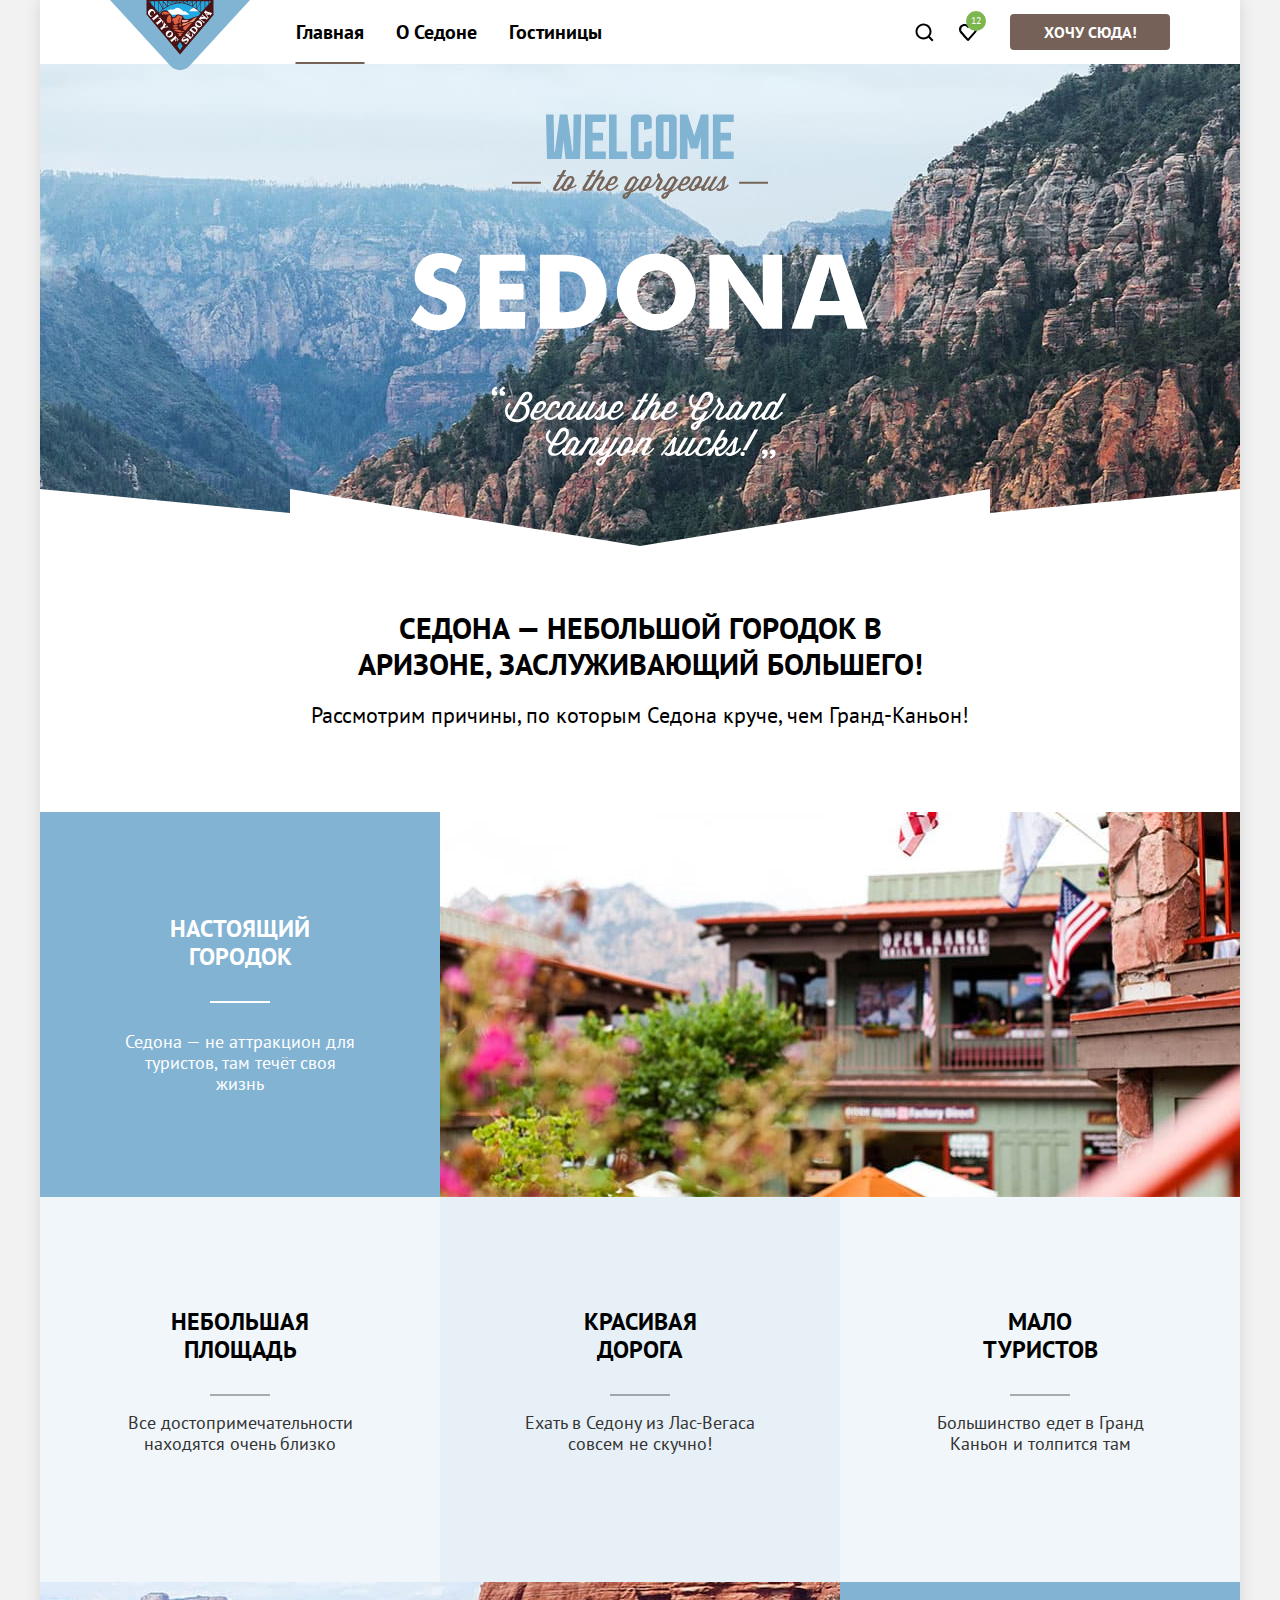
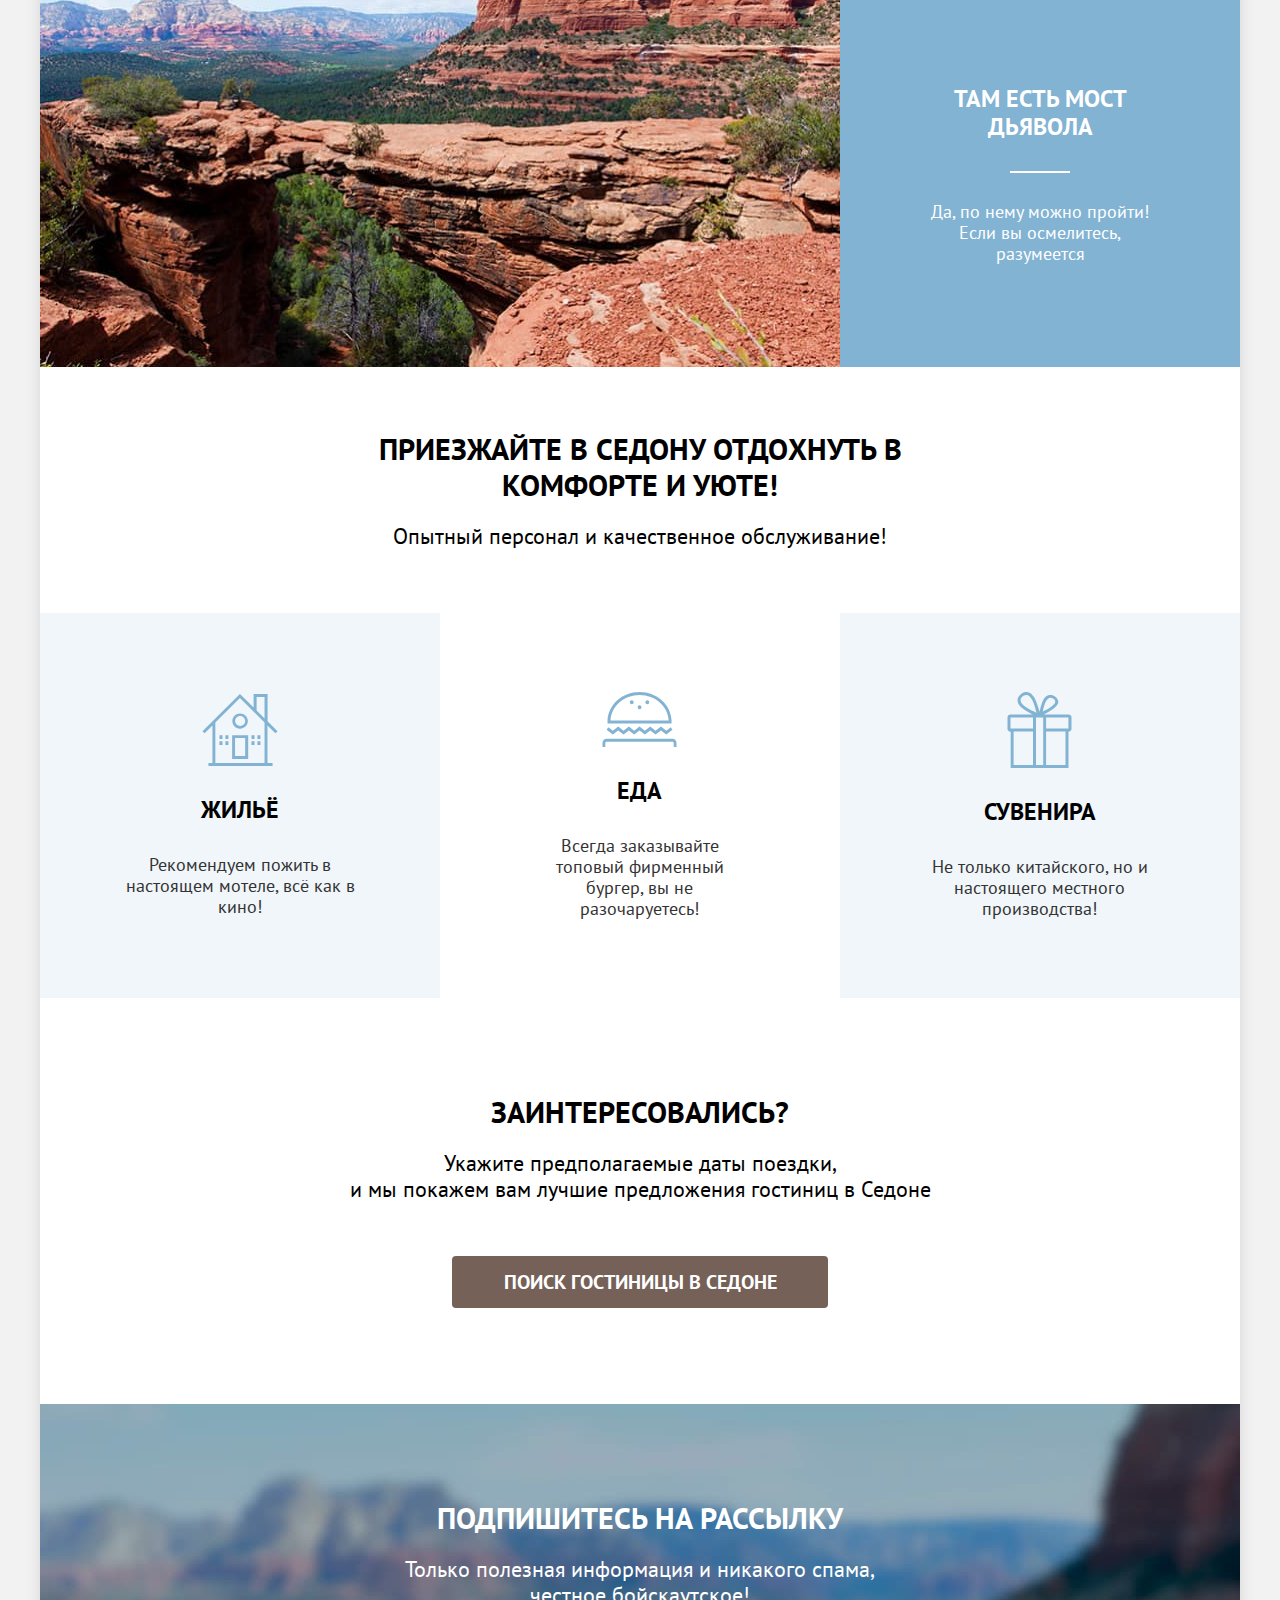
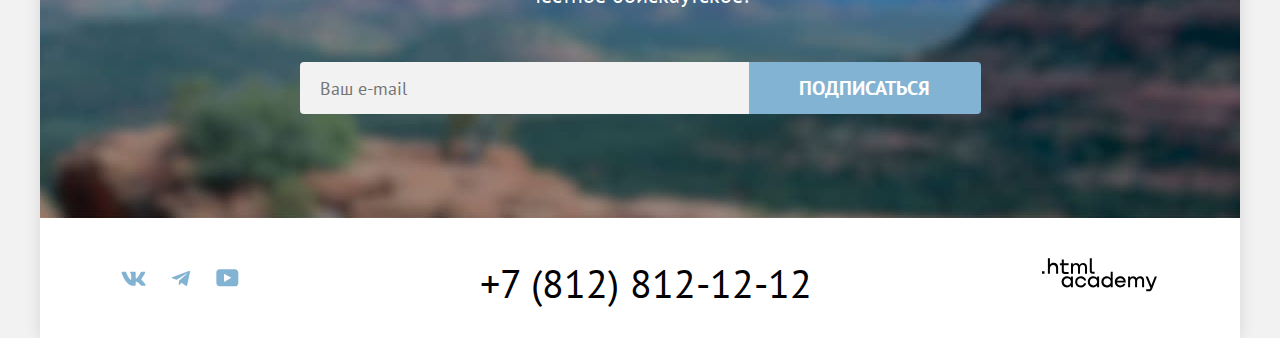
<file: index.html>
<!DOCTYPE html>
<html lang="ru">

  <head>
    <meta charset="utf-8">
    <title>Седона</title>
    <link rel="stylesheet" href="styles/styles.css">
    <link rel="icon" type="image/png" sizes="32x32" href="images/favicon.png">
  </head>

  <body>
    <div class="page-wrapper">
      <header class="page-header" data-test="header">
        <nav class="navigation">
          <a class="navigation-logo" href="index.html">
            <img class="page-header-logo" src="images/logo.svg" width="140" height="70" alt="Логотип Седона.">
          </a>
          <ul class="navigation-list">
            <li class="navigation-item">
              <a class="navigation-link navigation-link-current" href="index.html">Главная</a>
            </li>
            <li class="navigation-item">
              <a class="navigation-link" href="#">О Седоне</a>
            </li>
            <li class="navigation-item">
              <a class="navigation-link" href="catalog.html">Гостиницы</a>
            </li>
          </ul>
          <ul class="navigation-user">
            <li class="navigation-user-item">
              <a class="navigation-user-link" href="#">
                <span class="visually-hidden">Поиск</span>
                <div class="navigation-user-link-icon">
                  <svg xmlns="http://www.w3.org/2000/svg" width="19" height="19" fill="none">
                    <path fill="#000"
                      d="m18.5 17.008-3.7-3.68c1-1.292 1.7-2.983 1.7-4.872C16.5 4.08 12.9.5 8.5.5s-8 3.68-8 8.055c0 4.376 3.6 7.956 8 7.956 1.8 0 3.5-.597 4.9-1.69l3.7 3.679 1.4-1.492Zm-10-2.486c-3.3 0-6-2.685-6-5.967 0-3.282 2.7-5.967 6-5.967s6 2.685 6 5.967c0 3.282-2.7 5.967-6 5.967Z" />
                  </svg>
                </div>
              </a>
            </li>
            <li class="navigation-user-item">
              <a class="navigation-user-link" href="#">
                <span class="visually-hidden">Избранное</span>
                <span class="likes-number">12</span>
                <div class="navigation-user-link-icon">
                  <svg xmlns="http://www.w3.org/2000/svg" width="18" height="17" fill="none">
                    <path fill="#000"
                      d="M8.9 17c-.3 0-.6-.1-.8-.4-5.4-6.1-6.7-7.5-7-7.9C.4 7.8 0 6.6 0 5.4 0 2.4 2.4 0 5.5 0 6.8 0 8 .5 9 1.3 10 .5 11.3 0 12.5 0c3 0 5.5 2.4 5.5 5.4 0 1.3-.5 2.5-1.3 3.4l-7 7.9c-.2.2-.4.3-.8.3Zm-6-9.5c.3.4 3.5 4 6.1 6.9l6.2-7c.5-.5.7-1.2.7-2 0-1.8-1.5-3.3-3.3-3.3-1 0-2 .5-2.7 1.3-.3.3-.6.4-.9.4-.3 0-.6-.2-.8-.4-.7-.8-1.7-1.3-2.7-1.3-1.8 0-3.3 1.5-3.3 3.3-.1.9.3 1.6.7 2.1-.1 0-.1 0 0 0Z" />
                  </svg>
                </div>
              </a>
            </li>
          </ul>
          <a class="header-button" href="#">Хочу сюда!</a>
        </nav>
      </header>
      <main class="main-container main-index" data-test="main">
        <div class="page-container">
          <section class="hero" data-test="hero">
            <h1 class="visually-hidden">Седона-Городок в Аризоне</h1>
            <img class="hero-img" src="images/welcome.svg" width="458" height="352" alt="Логотип Седона">
            <svg xmlns="http://www.w3.org/2000/svg" width="1200" height="57" fill="none">
              <g clip-path="url(#a)">
                <path fill="#fff" d="M0 57V0l250 24V0l350 57L950 0v24l250-24v57H0Z" />
              </g>
              <defs>
                <clipPath id="a">
                  <path fill="#fff" d="M0 0h1200v57H0z" />
                </clipPath>
              </defs>
            </svg>
          </section>
          <section class="advantages" data-test="advantages">
            <div class="header-advantages header-advantages--margin">
              <h2 class="visually-hidden">Преимущества</h2>
              <p class="main-title">Седона — небольшой городок в Аризоне,
                заслуживающий большего!</p>
              <p class="main-description">Рассмотрим причины, по которым Седона круче, чем Гранд-Каньон!</p>
            </div>
            <ul class="advantages-list">
              <li class="advantages-item advantages-item-wide">
                <div class="advantages-title-main">
                  <h3 class="advantages-title-wide">Настоящий городок</h3>
                  <p class="advantages-description-wide">Седона — не аттракцион для туристов, там течёт своя жизнь</p>
                </div>
                <img class="advantages-img" src="images/image-1.jpg" width="800" height="385" alt="Дома с флагами">
              </li>
              <li class="advantages-item-blue">
                <h3 class="advantages-title-small">Небольшая
                  площадь</h3>
                <p class="advantages-description-small">Все достопримечательности находятся очень близко</p>
              </li>
              <li class="advantages-item-white">
                <h3 class="advantages-title-small">Красивая
                  дорога</h3>
                <p class="advantages-description-small">Ехать в Седону из Лас-Вегаса совсем не скучно!</p>
              </li>
              <li class="advantages-item-blue">
                <h3 class="advantages-title-small">Мало
                  туристов</h3>
                <p class="advantages-description-small">Большинство едет в Гранд Каньон и толпится там</p>
              </li>
              <li class="advantages-item-wide bridge-reverse">
                <div class="advantages-title-main">
                  <h3 class="advantages-title-wide">Там есть
                    мост дьявола</h3>
                  <p class="advantages-description-wide">Да, по нему можно пройти! Если вы осмелитесь, разумеется</p>
                </div>
                <img class="advantages-img" src="images/image-2.jpg" width="800" height="385" alt="Каньон">
              </li>
            </ul>
          </section>
          <section class="communications" data-test="service">
            <div class="header-advantages">
              <h2 class="visually-hidden">Коммуникации</h2>
              <p class="main-title">Приезжайте в Седону отдохнуть в комфорте и уюте!</p>
              <p class="main-description">Опытный персонал и качественное обслуживание!</p>
            </div>
            <ul class="communications-list">
              <li class="communications-item communications-item-blue">
                <svg xmlns="http://www.w3.org/2000/svg" width="76" height="72" fill="none">
                  <path fill="#83B3D3" d="M30.119 65h16.064V41.2H30.119V65Zm2.911-20.9h10.14v18H33.03v-18Z" />
                  <path fill="#83B3D3"
                    d="m73.392 39.3 2.108-2.1-9.94-9.9V0H51.604v13.6L37.95 0 .5 37.2l2.108 2.1 7.832-7.8v37.6H6.424V72H70.58v-2.9h-5.12V31.5l7.932 7.8ZM62.548 69.1H13.351V28.5L37.95 4.1l24.598 24.4v40.6Zm0-44.7-7.931-7.9V2.9h7.931v21.5Z" />
                  <path fill="#83B3D3"
                    d="M30.32 27.1c0 4.3 3.513 7.7 7.73 7.7 4.318 0 7.832-3.5 7.832-7.7 0-4.3-3.514-7.7-7.832-7.7-4.217 0-7.73 3.4-7.73 7.7Zm7.83-5c2.711 0 5.02 2.2 5.02 4.9s-2.208 4.9-5.02 4.9c-2.71 0-5.02-2.2-5.02-4.9s2.21-4.9 5.02-4.9ZM20.48 41.2h-3.012v3.9h3.012v-3.9ZM26.404 41.2h-3.012v3.9h3.012v-3.9ZM20.48 47.2h-3.012v3.9h3.012v-3.9ZM26.404 47.2h-3.012v3.9h3.012v-3.9ZM52.508 41.2h-3.012v3.9h3.012v-3.9ZM58.432 41.2H55.42v3.9h3.012v-3.9ZM52.508 47.2h-3.012v3.9h3.012v-3.9ZM58.432 47.2H55.42v3.9h3.012v-3.9Z" />
                </svg>
                <h4 class="communications-title">Жильё</h4>
                <p class="communications-description">Рекомендуем пожить в настоящем мотеле,
                  всё как в кино!</p>
              </li>
              <li class="communications-item communications-item-white">
                <svg xmlns="http://www.w3.org/2000/svg" width="75" height="70" fill="none">
                  <path fill="#83B3D3"
                    d="M70.576 46.7H4.61C2.305 46.7.5 48.6.5 51v3.5c0 2.4 1.905 4.3 4.11 4.3h.903v1.1c0 5.5 4.31 10.1 9.624 10.1h44.712c5.313 0 9.624-4.5 9.624-10.1v-1.1h.902c2.306 0 4.11-1.9 4.11-4.3V51c.201-2.3-1.704-4.3-3.91-4.3Zm-3.91 13.2c0 3.9-3.008 7-6.717 7H15.137c-3.71 0-6.717-3.2-6.717-7v-1.1h58.246v1.1Zm5.113-5.4c0 .7-.602 1.3-1.203 1.3H4.51c-.702 0-1.203-.6-1.203-1.3V51c0-.7.602-1.3 1.203-1.3h65.965c.702 0 1.203.6 1.203 1.3.1 0 .1 3.5.1 3.5ZM16.14 38.4l5.413 4.1 5.313-4.1 5.313 4.1 5.314-4.1 5.413 4.1 5.314-4.1 5.313 4.1 5.413-4.1 5.314 4.1 6.215-4.7-1.704-2.5-4.511 3.4-5.314-4.1-5.413 4.1-5.313-4.1-5.314 4.1-5.413-4.1-5.314 4.1-5.313-4.1-5.313 4.1-5.414-4.1-5.313 4.1-4.511-3.4-1.705 2.5 6.216 4.7 5.313-4.1ZM8.52 31.5h60.953c0-.6.1-1.2.1-1.9v-1.2C68.871 12.7 54.836 0 37.593 0 20.249 0 6.214 12.7 5.513 28.5v1.2c0 .6-.005 1.2.095 1.8H8.52ZM37.593 3c15.64 0 28.471 11.3 29.073 25.5H8.52C9.122 14.4 21.954 3 37.593 3Z" />
                  <path fill="#83B3D3"
                    d="M37.593 17.3c1.052 0 1.905-.895 1.905-2s-.853-2-1.905-2-1.905.895-1.905 2 .853 2 1.905 2ZM29.773 12.2c1.052 0 1.905-.895 1.905-2s-.853-2-1.905-2-1.904.895-1.904 2 .852 2 1.904 2ZM45.312 12.2c1.052 0 1.905-.895 1.905-2s-.853-2-1.905-2-1.904.895-1.904 2 .852 2 1.904 2Z" />
                </svg>
                <h4 class="communications-title">Еда</h4>
                <p class="communications-description">Всегда заказывайте
                  топовый фирменный бургер, вы не разочаруетесь!</p>
              </li>
              <li class="communications-item communications-item-blue">
                <svg xmlns="http://www.w3.org/2000/svg" width="65" height="76" fill="none">
                  <path fill="#83B3D3"
                    d="M61.6 22.462H36.8c13.8-6.904 14.9-11.307 14.4-13.71-1.2-4.002-5.7-7.004-10-5.403-5.6 2.102-7.1 10.407-8.6 16.412-2-6.105-3.8-13.81-8.2-17.713-1.3-1.1-3.1-2.301-5.8-2.001-4 .4-9.8 5.404-7.5 11.008 2.3 5.403 9.7 8.806 14.6 11.508H3.4c-1.6 0-2.9 1.3-2.9 2.902v11.308c0 1.6 1.3 2.901 2.9 2.901h.3V76h57.8V39.574h.1c1.6 0 2.9-1.3 2.9-2.902V25.365c0-1.602-1.3-2.902-2.9-2.902ZM42.9 5.851c2.1-.3 5 1.3 5.3 3.202.4 2.802-3.4 5.304-5.1 6.405-2.5 1.7-4.9 2.601-7.3 4.102.9-3.702 2.5-13.009 7.1-13.71ZM20 15.858c-2.2-1.501-6.5-4.403-6.4-7.806.1-3.602 5.7-6.604 8.8-3.902 3.9 3.402 5.7 11.107 7.1 16.611-3.2-1.5-6.3-2.802-9.5-4.903Zm6 57.14H6.6V39.574H26v33.424Zm0-36.526H3.5V25.465H26v11.007Zm10.2 0v36.526H29V25.565h7.2v10.907Zm22.3 36.526H39.1V39.574h19.4v33.424Zm2.9-36.526H39.1V25.465h22.3v11.007Z" />
                </svg>
                <h4 class="communications-title">Сувенира</h4>
                <p class="communications-description">Не только китайского,
                  но и настоящего местного производства!</p>
              </li>
            </ul>
          </section>
          <section class="search" id="search" data-test="search">
            <h2 class="main-title">Заинтересовались?</h2>
            <p class="main-description">Укажите предполагаемые даты поездки,<br>и мы покажем вам лучшие предложения
              гостиниц в
              Седоне</p>
            <div class="search-button-hotel">
              <a class="search-button" href="#">Поиск гостиницы в Седоне</a>
            </div>
          </section>
          <section class="subscribe subscribe--index" data-test="subscribe">
            <h2 class="subscribe-tittle">Подпишитесь на рассылку</h2>
            <p class="subscribe-description">Только полезная информация и никакого спама, честное бойскаутское!</p>
            <form class="subscribe-form" action="http://echo.htmlacademy.ru/" method="post">
              <p class="subscribe-form-name">
                <label class="visually-hidden" for="user-email">Ваш e-mail</label>
                <input class="subscribe-email" type="email" id="user-email" name="user-email" placeholder="Ваш e-mail">
              </p>
              <button class="subscribe-button" type="submit">Подписаться</button>
            </form>
          </section>
        </div>
      </main>
      <footer class="page-footer" data-test="footer">
        <div class="page-footer-container">
          <div class="social-address">
            <ul class="footer-social-list">
              <li class="footer-social-item">
                <a class="footer-social-link" href="https://vk.com/htmlacademy">
                  <span class="visually-hidden">Вконтакте</span>
                  <svg xmlns="http://www.w3.org/2000/svg" width="25" height="15" fill="none">
                    <path fill="#83B3D3" fill-rule="evenodd"
                      d="M24.116 1.804c.166-.546 0-.948-.795-.948h-2.625c-.668 0-.976.347-1.143.73 0 0-1.335 3.196-3.226 5.272-.612.602-.89.793-1.224.793-.167 0-.418-.19-.418-.738V1.804c0-.656-.184-.948-.74-.948H9.817c-.417 0-.668.304-.668.593 0 .621.946.765 1.043 2.513V7.76c0 .833-.153.984-.487.984-.89 0-3.055-3.21-4.34-6.885-.249-.715-.5-1.003-1.172-1.003H1.566c-.75 0-.9.347-.9.73 0 .682.89 4.07 4.145 8.551 2.17 3.06 5.225 4.72 8.008 4.72 1.67 0 1.875-.369 1.875-1.004V11.54c0-.737.158-.884.687-.884.39 0 1.057.192 2.615 1.667 1.78 1.75 2.073 2.533 3.075 2.533h2.625c.75 0 1.126-.368.91-1.096-.238-.724-1.088-1.775-2.215-3.022-.612-.71-1.53-1.475-1.809-1.858-.389-.49-.278-.71 0-1.147 0 0 3.2-4.426 3.533-5.929h.001Z"
                      clip-rule="evenodd" />
                  </svg>
                </a>
              </li>
              <li class="footer-social-item">
                <a class="footer-social-link" href="https://t.me/htmlacademy">
                  <span class="visually-hidden">Телеграм</span>
                  <svg xmlns="http://www.w3.org/2000/svg" width="18" height="16" fill="none">
                    <path fill="#83B3D3"
                      d="M16.785.956.84 7.104C-.248 7.541-.24 8.148.64 8.42l4.094 1.277 9.472-5.976c.448-.272.857-.126.52.173l-7.673 6.925H7.05l.002.001-.283 4.22c.414 0 .597-.19.829-.414l1.988-1.934 4.136 3.055c.762.42 1.31.205 1.5-.706l2.715-12.795c.278-1.114-.425-1.618-1.153-1.29Z" />
                  </svg>
                </a>
              </li>
              <li class="footer-social-item">
                <a class="footer-social-link" href="https://www.youtube.com/user/htmlacademyru">
                  <span class="visually-hidden">Youtube</span>
                  <svg xmlns="http://www.w3.org/2000/svg" width="23" height="18" fill="none">
                    <path fill="#83B3D3"
                      d="M18.94.356H3.507C1.647.356.333 1.95.333 3.756V13.85c0 1.913 1.314 3.506 3.174 3.506H19.16c1.642 0 3.174-1.593 3.174-3.4v-10.2c-.219-1.806-1.532-3.4-3.393-3.4ZM7.995 12.894V4.819l7.333 4.037-7.333 4.038Z" />
                  </svg>
                </a>
              </li>
            </ul>
          </div>
          <div class="contacts-number">
            <a class="footer-phone" href="tel+78128121212">+7 (812) 812-12-12</a>
          </div>
          <div class="contacts-logo">
            <a class="copyright" href="https://htmlacademy.ru/">
              <svg xmlns="http://www.w3.org/2000/svg" width="115" height="34" fill="none">
                <path fill="#000"
                  d="M0 13.26v2.6h2.5v-2.6H0ZM11.6 4.86c-1.6 0-2.8.7-3.6 1.7h-.1V.36h-2v15.5h2v-5.3c0-2.1 1.3-3.6 3.3-3.6 1.8 0 2.9 1.4 2.9 3.2v5.7h2v-6.1c.1-3-1.8-4.9-4.5-4.9ZM26.6 5.16h-4.8v-3.7h-2v3.8h-1.9v2h1.9v6c0 1.7 1 2.7 2.7 2.7h4.1v-2h-3.7c-.7 0-1.1-.4-1.1-1.1v-5.7h4.8v-2ZM41.1 4.96c-1.6 0-2.9.8-3.5 2.1h-.1c-.6-1.2-1.8-2.1-3.4-2.1-1.4 0-2.5.8-3.1 1.8h-.1v-1.6H29v10.6h2v-5.4c0-2 1-3.5 2.6-3.5 1.5 0 2.4 1 2.4 2.6v6.3h2v-5.6c0-2.4 1.4-3.3 2.6-3.3 1.5 0 2.4 1 2.4 2.6v6.3h2v-6.5c.1-2.5-1.4-4.3-3.9-4.3ZM47.8 13.06c0 1.7 1 2.7 2.8 2.7h2v-2h-1.7c-.7 0-1.1-.4-1.1-1.1V.36h-2v12.7ZM28.9 20.06c-.9-1.1-2.2-1.8-3.9-1.8-3.1 0-5.4 2.3-5.4 5.6s2.3 5.6 5.4 5.6c1.8 0 3-.8 3.8-1.9h.1v1.6h2v-10.6h-2v1.5Zm-3.6 7.4c-2.2 0-3.6-1.6-3.6-3.6s1.4-3.6 3.6-3.6 3.6 1.6 3.6 3.6c0 1.9-1.4 3.6-3.6 3.6ZM44.2 22.36c-.5-2.4-2.6-4.1-5.4-4.1a5.4 5.4 0 0 0-5.6 5.6c0 3.1 2.2 5.6 5.6 5.6 2.8 0 4.9-1.8 5.4-4.2h-2.1a3.4 3.4 0 0 1-3.3 2.3c-2.2 0-3.6-1.6-3.6-3.6s1.4-3.6 3.6-3.6c1.6 0 2.8 1 3.3 2.2h2.1v-.2ZM55.1 20.06c-.9-1.1-2.2-1.8-3.9-1.8-3.1 0-5.4 2.3-5.4 5.6s2.3 5.6 5.4 5.6c1.8 0 3-.8 3.8-1.9h.1v1.6h2v-10.6h-2v1.5Zm-3.6 7.4c-2.2 0-3.6-1.6-3.6-3.6s1.4-3.6 3.6-3.6 3.6 1.6 3.6 3.6c0 1.9-1.5 3.6-3.6 3.6ZM68.7 20.16c-.9-1.1-2.2-1.9-3.9-1.9-3.1 0-5.4 2.3-5.4 5.6s2.2 5.6 5.4 5.6c1.7 0 3-.8 3.8-1.8h.1v1.5h2v-15.4h-2v6.4Zm-3.6 7.3c-2.2 0-3.6-1.6-3.6-3.6s1.4-3.6 3.6-3.6 3.6 1.6 3.6 3.6c-.1 2-1.5 3.6-3.6 3.6ZM78.3 18.26c-3.3 0-5.5 2.5-5.5 5.6 0 3 2.1 5.6 5.5 5.6 2.5 0 4.5-1.3 5.2-3.6h-2.1c-.5 1-1.6 1.6-3 1.6-1.9 0-3.3-1.3-3.4-2.9h8.8c.2-3.6-2-6.3-5.5-6.3Zm0 1.9c1.7 0 3 1 3.3 2.6h-6.5c.3-1.5 1.5-2.6 3.2-2.6ZM98.2 18.26c-1.6 0-2.9.8-3.6 2h-.1c-.6-1.2-1.8-2-3.4-2-1.4 0-2.5.7-3.1 1.8v-1.5h-1.9v10.6h2v-5.4c0-2 1-3.4 2.6-3.5 1.5 0 2.4 1 2.4 2.6v6.3h2v-5.6c0-2.4 1.4-3.3 2.6-3.3 1.5 0 2.4 1 2.4 2.6v6.3h2v-6.5c.1-2.6-1.4-4.4-3.9-4.4ZM109.4 27.36l-3.6-8.9h-2.2l4.8 11.6c-.3.9-.7 1.2-1.7 1.2h-2.5v2h2.5c1.8 0 2.8-.8 3.5-2.6l4.7-12.2h-2.1l-3.4 8.9Z" />
              </svg>
            </a>
          </div>
        </div>
      </footer>

      <div class="modal-window">
        <div class="modal-cont">
          <div class="modal-title">Поиск гостиницы в Седоне</div>
          <button class="modal-close-button" type="button">
            <span class="visually-hidden">Закрыть модальное окно</span>
            <svg width="14" height="14" viewBox="0 0 14 14" xmlns="http://www.w3.org/2000/svg">
              <path
                d="M14 1.29231L12.7077 0L7 5.70769L1.29231 0L0 1.29231L5.70769 7L0 12.7077L1.29231 14L7 8.29231L12.7077 14L14 12.7077L8.29231 7L14 1.29231Z">
              </path>
            </svg>
          </button>
          <form class="modal-form" method="get" action="https://echo.htmlacademy.ru">
            <div class="modal-form-wrap">
              <div class="modal-form-input-wrap">
                <label class="modal-form-label" for="date-of-checkin">Дата Заезда:</label>
                <div class="modal-form-input-cont">
                  <input class="modal-form-input modal-form-input--date" type="text" id="date-of-checkin"
                    value="27 апреля 2020" name="date-of-checkin" placeholder="27 апреля 2020" required="">
                  <span class="modal-form-input-message modal-form-input-message--red">
                    Мы не можем отправить вас в прошлое.
                  </span>
                </div>
              </div>
              <div class="modal-form-input-wrap">
                <label class="modal-form-label" for="date-of-checkout">Дата Выезда:</label>
                <div class="modal-form-input-cont">
                  <input class="modal-form-input modal-form-input--date" type="text" id="date-of-checkout"
                    value="1 сентября 2021" name="date-of-checkout" placeholder="1 сентября 2021" required="">
                  <span class="modal-form-input-message">
                    На эти даты есть свободные номера. Пока есть.
                  </span>
                </div>
              </div>
              <div class="modal-box">
                <div class="modal-line-wrapper">
                  <div class="modal-label-wrapper">
                    <label class="modal-form-label" for="count-of-adult">Взрослые:</label>
                  </div>

                </div>
                <div class="modal-line-wrapper">
                  <div class="modal-form-counter-wrapper">
                    <button class="modal-form-counter-button modal-form-counter-button--remove" type="button">
                      <span class="visually-hidden">Уменьшить количество</span>
                    </button>
                    <input class="modal-form-input modal-form-counter-input" type="number" placeholder="2" value="2"
                      id="count-of-adult" name="count-of-adult">
                    <button class="modal-form-counter-button modal-form-counter-button--add" type="button">
                      <span class="visually-hidden">Увеличить количество</span>
                      <svg class="modal-form-counter-button-icon" width="14" height="14" viewBox="0 0 14 14"
                        xmlns="http://www.w3.org/2000/svg">
                        <path d="M14 6H8V0H6V6H0V8H6V14H8V8H14V6Z"></path>
                      </svg>
                    </button>
                  </div>
                  <div class="modal-label-wrapper modal-label-wrapper-children">
                    <label class="modal-form-label" for="count-of-children">
                      Дети:
                    </label>
                    <span class="modal-tooltip">
                      <button class="modal-toopltip-button" type="button" aria-labelledby="tooltip-content">
                        <svg class="modal-toopltip-icon" width="2" height="12" viewBox="0 0 2 12" fill="none"
                          xmlns="http://www.w3.org/2000/svg">
                          <path fill-rule="evenodd" clip-rule="evenodd" d="M0 0H2V2H0V0ZM2 12H0V3H2V12Z" fill="white">
                          </path>
                        </svg>
                      </button>
                      <span class="modal-tooltip-content" role="tooltip" id="tooltip-content">
                        Укажите количество детей, которые будут с вами, возраст которых от 6 до 18 лет. Дети до 6 лет
                        размещаются бесплатно.
                      </span>
                    </span>
                  </div>
                  <div class="modal-form-counter-wrapper modal-form-counter-wrapper-children">
                    <button class="modal-form-counter-button modal-form-counter-button--remove" type="button">
                      <span class="visually-hidden">Уменьшить количество</span>
                    </button>
                    <input class="modal-form-input modal-form-counter-input" type="number" placeholder="2" value="2"
                      id="count-of-children" name="count-of-children">
                    <button class="modal-form-counter-button modal-form-counter-button--add" type="button">
                      <span class="visually-hidden">Увеличить количество</span>
                      <svg class="modal-form-counter-button-icon" width="14" height="14" viewBox="0 0 14 14"
                        xmlns="http://www.w3.org/2000/svg">
                        <path d="M14 6H8V0H6V6H0V8H6V14H8V8H14V6Z"></path>
                      </svg>
                    </button>
                  </div>
                </div>
              </div>
            </div>
            <button class="modal-form-button" type="submit">Найти</button>
          </form>
        </div>
      </div>
    </div>
  </body>

</html>
</file>
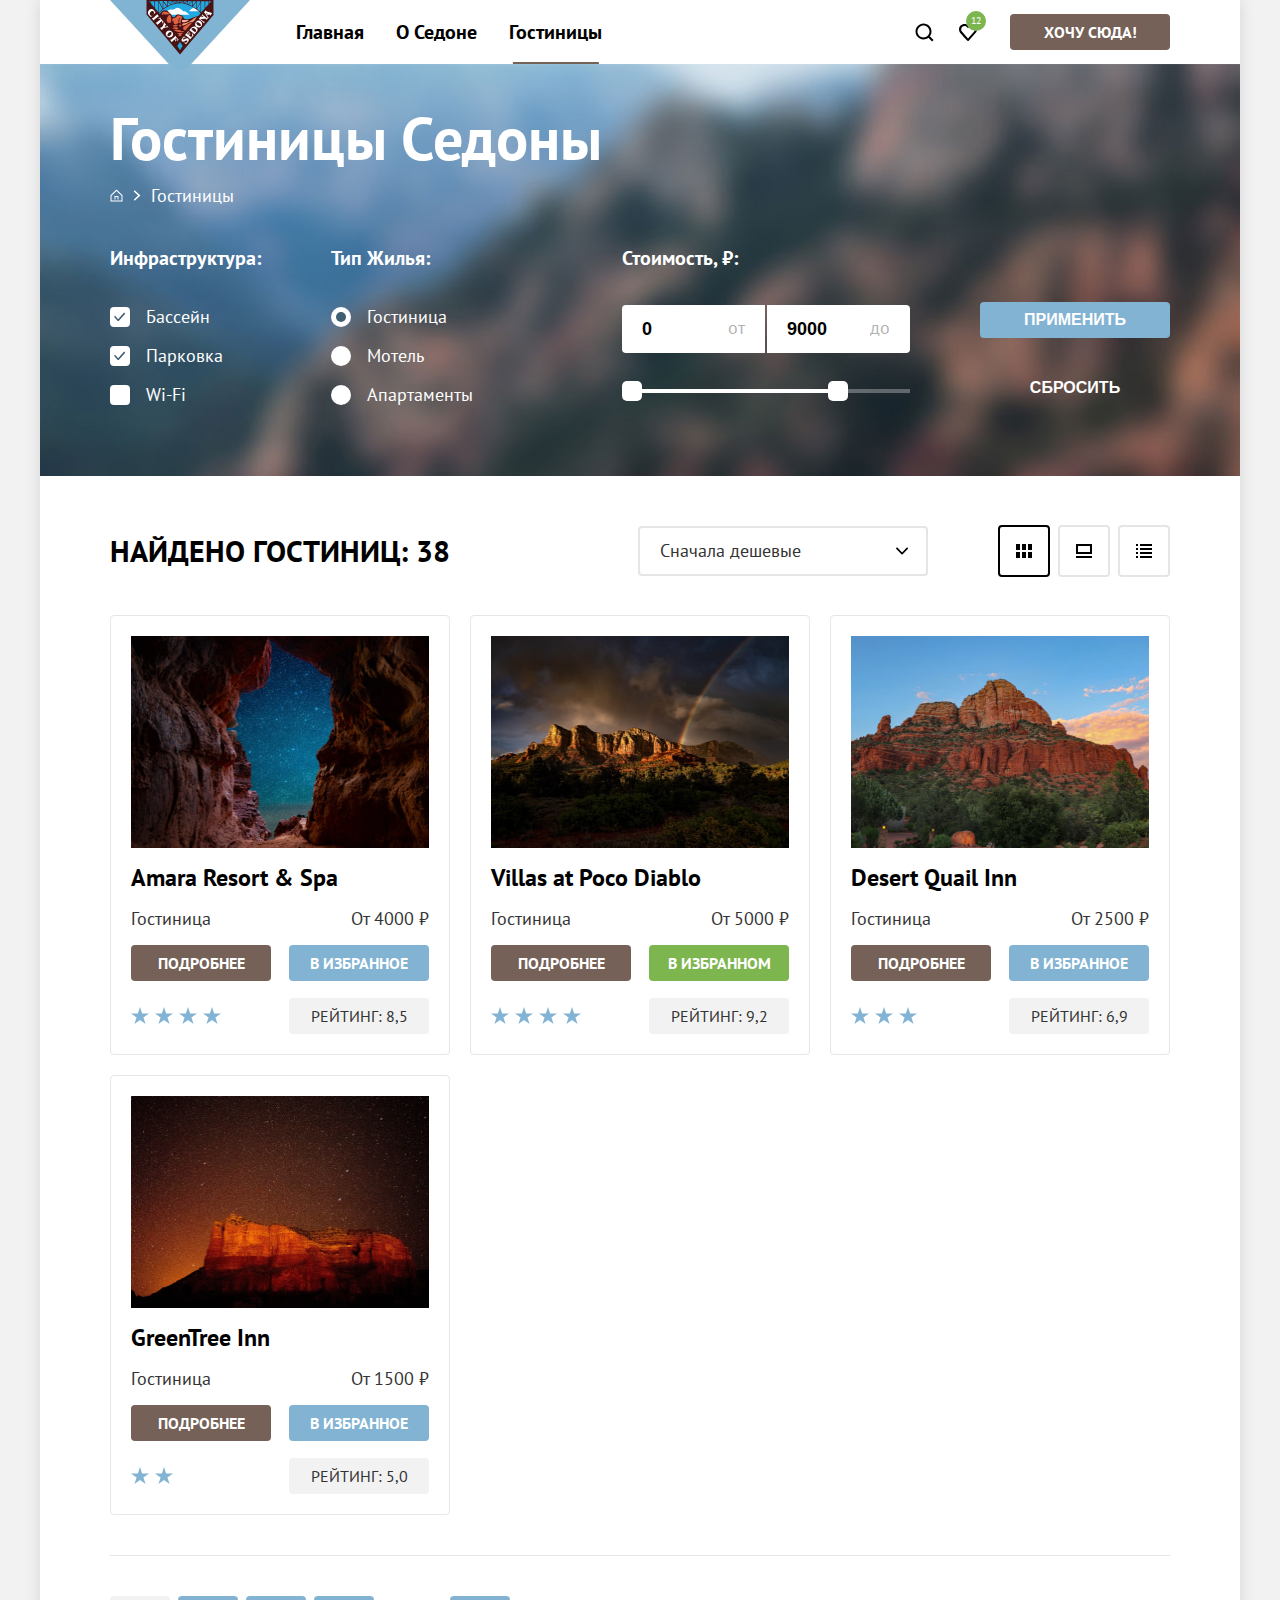
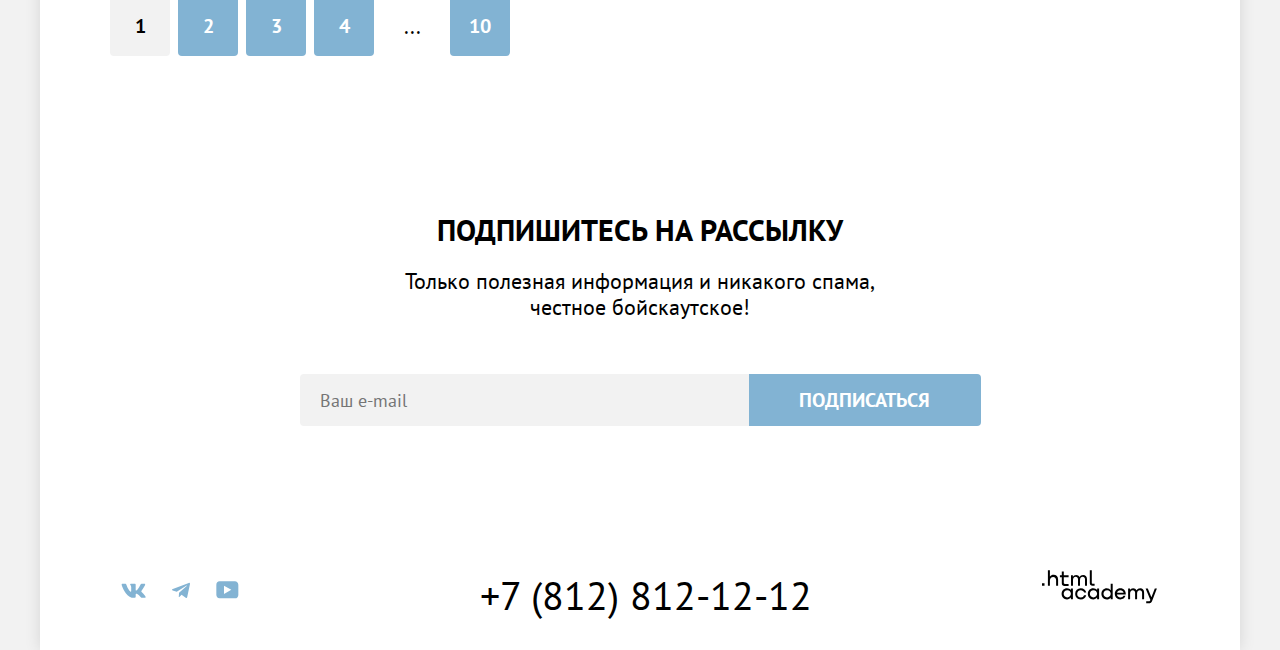
<file: catalog.html>
<!DOCTYPE html>
<html lang="ru">

  <head>
    <meta charset="utf-8">
    <title>Гостиницы</title>
    <link rel="stylesheet" href="styles/styles.css">
    <link rel="icon" type="image/png" sizes="32x32" href="images/favicon.png">
  </head>

  <body>
    <div class="page-wrapper">
      <header class="page-header" data-test="header">
        <nav class="navigation">
          <a class="navigation-logo" href="index.html">
            <img class="page-header-logo" src="images/logo.svg" width="140" height="70" alt="Логотип Седона.">
          </a>
          <ul class="navigation-list">
            <li class="navigation-item">
              <a class="navigation-link" href="index.html">Главная</a>
            </li>
            <li class="navigation-item">
              <a class="navigation-link" href="#">О Седоне</a>
            </li>
            <li class="navigation-item">
              <a class="navigation-link navigation-link-current" href="catalog.html">Гостиницы</a>
            </li>
          </ul>
          <ul class="navigation-user">
            <li class="navigation-user-item">
              <a class="navigation-user-link" href="#">
                <span class="visually-hidden">Поиск</span>
                <div class="navigation-user-link-icon">
                  <svg xmlns="http://www.w3.org/2000/svg" width="19" height="19" fill="none">
                    <path fill="#000"
                      d="m18.5 17.008-3.7-3.68c1-1.292 1.7-2.983 1.7-4.872C16.5 4.08 12.9.5 8.5.5s-8 3.68-8 8.055c0 4.376 3.6 7.956 8 7.956 1.8 0 3.5-.597 4.9-1.69l3.7 3.679 1.4-1.492Zm-10-2.486c-3.3 0-6-2.685-6-5.967 0-3.282 2.7-5.967 6-5.967s6 2.685 6 5.967c0 3.282-2.7 5.967-6 5.967Z" />
                  </svg>
                </div>
              </a>
            </li>
            <li class="navigation-user-item">
              <a class="navigation-user-link" href="#">
                <span class="visually-hidden">Избранное</span>
                <span class="likes-number">12</span>
                <div class="navigation-user-link-icon">
                  <svg xmlns="http://www.w3.org/2000/svg" width="18" height="17" fill="none">
                    <path fill="#000"
                      d="M8.9 17c-.3 0-.6-.1-.8-.4-5.4-6.1-6.7-7.5-7-7.9C.4 7.8 0 6.6 0 5.4 0 2.4 2.4 0 5.5 0 6.8 0 8 .5 9 1.3 10 .5 11.3 0 12.5 0c3 0 5.5 2.4 5.5 5.4 0 1.3-.5 2.5-1.3 3.4l-7 7.9c-.2.2-.4.3-.8.3Zm-6-9.5c.3.4 3.5 4 6.1 6.9l6.2-7c.5-.5.7-1.2.7-2 0-1.8-1.5-3.3-3.3-3.3-1 0-2 .5-2.7 1.3-.3.3-.6.4-.9.4-.3 0-.6-.2-.8-.4-.7-.8-1.7-1.3-2.7-1.3-1.8 0-3.3 1.5-3.3 3.3-.1.9.3 1.6.7 2.1-.1 0-.1 0 0 0Z" />
                  </svg>
                </div>
              </a>
            </li>
          </ul>
          <a class="header-button" href="#">Хочу сюда!</a>
        </nav>
      </header>
      <main class="main-inner catalog-container" data-test="main">
        <div class="catalog-main-header">
          <div class="catalog-main-breadcrumbs">
            <h1 class="inner-header-title">Гостиницы Седоны</h1>
            <ol class="breadcrumps">
              <li class="breadcrumps-item">
                <a class="breadcrumps-link" href="index.html">
                  <span class="visually-hidden" hidden>Главная</span>
                  <svg xmlns="http://www.w3.org/2000/svg" width="13" height="13" fill="none">
                    <path fill="#fff" d="m6.5.5-6 5.8v6.2h12V6.3L6.5.5Zm5 11h-10V6.7l5-4.8 5 4.8v4.8Z" />
                    <path fill="#fff" d="M4.5 10.5h1V8h2v2.5h1V7h-4v3.5Z" />
                  </svg>
                </a>
              </li>
              <li class="breadcrumps-item">
                <span class="visually-hidden" hidden>Стрелка</span>
                <svg xmlns="http://www.w3.org/2000/svg" width="8" height="11" fill="none">
                  <path fill="#fff"
                    d="M6.915 4.969 2.165.719c-.25-.25-.75-.25-1.125 0s-.25.75 0 1l4.125 3.75-4 3.75c-.25.25-.25.75 0 1 0 .125.375.25.5.25s.375-.125.5-.25l4.75-4.25a.585.585 0 0 0 0-1Z" />
                </svg>
              </li>
              <li class="breadcrumps-item">Гостиницы
              </li>
            </ol>
          </div>
          <section class="filters" data-test="filter">
            <h2 class="visually-hidden" hidden>Фильтры</h2>
            <form class="catalog-filter" action="http://echo.htmlacademy.ru/" method="get">
              <fieldset class="catalog-filter-group catalog-filter-group--checkbox">
                <legend class="catalog-filter-title">Инфраструктура:</legend>
                <ul class="catalog-filter-list">
                  <li class="catalog-filter-item">
                    <input class="communications-input" type="checkbox" name="pool" id="pool" checked>
                    <label class="control" for="pool">
                      Бассейн
                    </label>
                  </li>
                  <li class="catalog-filter-item">
                    <input class="communications-input" type="checkbox" id="parking" name="parking" checked>
                    <label class="control" for="parking">
                      Парковка
                    </label>
                  </li>
                  <li class="catalog-filter-item">
                    <input class="communications-input" type="checkbox" id="wifi" name="wifi">
                    <label class="control" for="wifi">
                      Wi-Fi
                    </label>
                  </li>
                </ul>
              </fieldset>
              <fieldset class="catalog-filter-group catalog-filter-group--radio">
                <legend class="catalog-filter-title">Тип Жилья:</legend>
                <ul class="catalog-filter-list">
                  <li class="catalog-filter-item">
                    <input class="control-input" type="radio" id="hotel" name="type-of-house" value="hotel" checked>
                    <label class="control" for="hotel">
                      Гостиница
                    </label>
                  </li>
                  <li class="catalog-filter-item">
                    <input class="control-input" type="radio" id="motel" name="type-of-house" value="motel">
                    <label class="control" for="motel">
                      Мотель
                    </label>
                  </li>
                  <li class="catalog-filter-item">
                    <input class="control-input" type="radio" id="apartments" name="type-of-house" value="apartments">
                    <label class="control" for="apartments">
                      Апартаменты
                    </label>
                  </li>
                </ul>
              </fieldset>
              <fieldset class="catalog-filter-rate">
                <legend class="catalog-filter-title">Стоимость, ₽:</legend>
                <div class="filter-range-control-item--wrap">
                  <div class="filter-range-control-item">
                    <label class="filter-range-control">от</label>
                    <input type="text" name="min-interval" value="0">
                  </div>
                  <div class="filter-range-control-item">
                    <label class="filter-range-control">до</label>
                    <input type="text" name="max-interval" value="9000">
                  </div>
                </div>
                <div class="filter-range-buttons--wrap">
                  <div class="filter-range-buttons">
                    <button class="filter-range-handle" type="button">
                      <span class="visually-hidden" hidden>Низкая цена</span>
                    </button>
                    <button class="filter-range-handle" type="button">
                      <span class="visually-hidden" hidden>Высокая цена</span>
                    </button>
                  </div>
                </div>
              </fieldset>
              <fieldset class="catalog-filter-buttons">
                <button class="catalog-filter-submit" type="submit">Применить</button>
                <button class="catalog-filter-reset" type="reset">Сбросить</button>
              </fieldset>
            </form>
          </section>
        </div>
        <section class="catalog-product" data-test="catalog">
          <div class="catalog-product-search">
            <h2 class="catalog-product-title">Найдено гостиниц:&nbsp;<span>38</span></h2>
            <div class="search-control-container--wrap">
              <div class="search-control-container">
                <select class="search-control" aria-label="Сортировка">
                  <option value="popular">Сначала популярные</option>
                  <option value="cheap" selected>Сначала дешевые</option>
                  <option value="expensive">Сначала дорогие</option>
                </select>
              </div>
              <ul class="view-buttons">
                <li class="view-buttons-item view-buttons-item--selected">
                  <a class="view-buttons-item-link" href="#">
                    <span class="visually-hidden">Смотреть плиткой</span>
                  </a>
                </li>
                <li class="view-buttons-item">
                  <a class="view-buttons-item-link" href="#">
                    <span class="visually-hidden">Смотреть карточками</span>
                  </a>
                </li>
                <li class="view-buttons-item">
                  <a class="view-buttons-item-link" href="#">
                    <span class="visually-hidden">Смотреть списком</span>
                  </a>
                </li>
              </ul>
            </div>
          </div>
          <ul class="product-list">
            <li class="product-card">
              <a class="product-card-link" href="#">
                <img class="product-card-image" src="images/catalog/catalog-hotel-1.jpg" width="300" height="212"
                  alt="Скалы и небо">
              </a>
              <h3 class="product-card-title">Amara Resort & Spa</h3>
              <div class="product-card-details">
                <p class="product-card-type">Гостиница</p>
                <p class="product-card-price">От 4000 ₽</p>
              </div>
              <div class="product-card-buttons">
                <a class="product-card-button product-card-button--about" href="#">Подробнее</a>
                <a class="product-card-button product-card-button--favourite" href="#">В избранное</a>
              </div>
              <div class="product-card-score">
                <p class="product-card-stars">
                  <img src="images/icon/star-icon.svg" alt="Звезда">
                  <img src="images/icon/star-icon.svg" alt="Звезда">
                  <img src="images/icon/star-icon.svg" alt="Звезда">
                  <img src="images/icon/star-icon.svg" alt="Звезда">
                  <span class="visually-hidden">4 звезды</span>
                </p>
                <p class="product-card-rating">Рейтинг:&nbsp;<span>8,5</span></p>
              </div>
            </li>
            <li class="product-card">
              <a class="product-card-link" href="#">
                <img class="product-card-image" src="images/catalog/catalog-hotel-2.jpg" width="300" height="212"
                  alt="Скалы и радуга">
              </a>
              <h3 class="product-card-title">Villas at Poco Diablo</h3>
              <div class="product-card-details">
                <p class="product-card-type">Гостиница</p>
                <p class="product-card-price">От 5000 ₽</p>
              </div>
              <div class="product-card-buttons">
                <a class="product-card-button product-card-button--about" href="#">Подробнее</a>
                <a class="product-card-button product-card-button--selected" href="#">в избранном</a>
              </div>
              <div class="product-card-score">
                <p class="product-card-stars">
                  <img src="images/icon/star-icon.svg" alt="Звезда">
                  <img src="images/icon/star-icon.svg" alt="Звезда">
                  <img src="images/icon/star-icon.svg" alt="Звезда">
                  <img src="images/icon/star-icon.svg" alt="Звезда">
                  <span class="visually-hidden">4 звезды</span>
                </p>
                <p class="product-card-rating">Рейтинг:&nbsp;<span>9,2</span></p>
              </div>
            </li>
            <li class="product-card">
              <a class="product-card-link" href="#">
                <img class="product-card-image" src="images/catalog/catalog-hotel-3.jpg" width="300" height="212"
                  alt="Скалы и деревья">
              </a>
              <h3 class="product-card-title">Desert Quail Inn</h3>
              <div class="product-card-details">
                <p class="product-card-type">Гостиница</p>
                <p class="product-card-price">От 2500 ₽</p>
              </div>
              <div class="product-card-buttons">
                <a class="product-card-button product-card-button--about" href="#">Подробнее</a>
                <a class="product-card-button product-card-button--favourite" href="#">В избранное</a>
              </div>
              <div class="product-card-score">
                <p class="product-card-stars">
                  <img src="images/icon/star-icon.svg" alt="Звезда">
                  <img src="images/icon/star-icon.svg" alt="Звезда">
                  <img src="images/icon/star-icon.svg" alt="Звезда">
                  <span class="visually-hidden">3 звезды</span>
                </p>
                <p class="product-card-rating">Рейтинг:&nbsp;<span>6,9</span></p>
              </div>
            </li>
            <li class="product-card">
              <a class="product-card-link" href="#">
                <img class="product-card-image" src="images/catalog/catalog-hotel-4.jpg" width="300" height="212"
                  alt="Скалы и ночное небо">
              </a>
              <h3 class="product-card-title">GreenTree Inn</h3>
              <div class="product-card-details">
                <p class="product-card-type">Гостиница</p>
                <p class="product-card-price">От 1500 ₽</p>
              </div>
              <div class="product-card-buttons">
                <a class="product-card-button product-card-button--about" href="#">Подробнее</a>
                <a class="product-card-button product-card-button--favourite" href="#">В избранное</a>
              </div>
              <div class="product-card-score">
                <p class="product-card-stars">
                  <img src="images/icon/star-icon.svg" alt="Звезда">
                  <img src="images/icon/star-icon.svg" alt="Звезда">
                  <span class="visually-hidden">2 звезды</span>
                </p>
                <p class="product-card-rating">Рейтинг:&nbsp;<span>5,0</span></p>
              </div>
            </li>
          </ul>
          <ul class="pagination">
            <li class="pagination-item pagination--current">
              <a class="pagination-link">1</a>
            </li>
            <li class="pagination-item">
              <a class="pagination-link" href="#">2</a>
            </li>
            <li class="pagination-item">
              <a class="pagination-link" href="#">3</a>
            </li>
            <li class="pagination-item">
              <a class="pagination-link" href="#">4</a>
            </li>
            <li class="pagination-item pagination-item--dots">
              <span class="pagination-text">...</span>
            </li>
            <li class="pagination-item">
              <a class="pagination-link" href="#">10</a>
            </li>
          </ul>
        </section>
        <section class="subscribe subscribe--catalog" data-test="subscribe">
          <h2 class="subscribe-tittle">Подпишитесь на рассылку</h2>
          <p class="subscribe-description">Только полезная информация и никакого спама, честное бойскаутское!</p>
          <form class="subscribe-form" action="http://echo.htmlacademy.ru/" method="post">
            <p class="subscribe-form-name">
              <label class="visually-hidden" for="user-email">Ваш e-mail</label>
              <input class="subscribe-email" type="text" id="user-email" name="user-email" placeholder="Ваш e-mail">
            </p>
            <button class="subscribe-button" type="submit">Подписаться</button>
          </form>
        </section>
      </main>
      <footer class="page-footer" data-test="footer">
        <div class="page-footer-container">
          <div class="social-address">
            <ul class="footer-social-list">
              <li class="footer-social-item">
                <a class="footer-social-link" href="https://vk.com/htmlacademy">
                  <span class="visually-hidden">Вконтакте</span>
                  <svg xmlns="http://www.w3.org/2000/svg" width="25" height="15" fill="none">
                    <path fill="#83B3D3" fill-rule="evenodd"
                      d="M24.116 1.804c.166-.546 0-.948-.795-.948h-2.625c-.668 0-.976.347-1.143.73 0 0-1.335 3.196-3.226 5.272-.612.602-.89.793-1.224.793-.167 0-.418-.19-.418-.738V1.804c0-.656-.184-.948-.74-.948H9.817c-.417 0-.668.304-.668.593 0 .621.946.765 1.043 2.513V7.76c0 .833-.153.984-.487.984-.89 0-3.055-3.21-4.34-6.885-.249-.715-.5-1.003-1.172-1.003H1.566c-.75 0-.9.347-.9.73 0 .682.89 4.07 4.145 8.551 2.17 3.06 5.225 4.72 8.008 4.72 1.67 0 1.875-.369 1.875-1.004V11.54c0-.737.158-.884.687-.884.39 0 1.057.192 2.615 1.667 1.78 1.75 2.073 2.533 3.075 2.533h2.625c.75 0 1.126-.368.91-1.096-.238-.724-1.088-1.775-2.215-3.022-.612-.71-1.53-1.475-1.809-1.858-.389-.49-.278-.71 0-1.147 0 0 3.2-4.426 3.533-5.929h.001Z"
                      clip-rule="evenodd" />
                  </svg>
                </a>
              </li>
              <li class="footer-social-item">
                <a class="footer-social-link" href="https://t.me/htmlacademy">
                  <span class="visually-hidden">Телеграм</span>
                  <svg xmlns="http://www.w3.org/2000/svg" width="18" height="16" fill="none">
                    <path fill="#83B3D3"
                      d="M16.785.956.84 7.104C-.248 7.541-.24 8.148.64 8.42l4.094 1.277 9.472-5.976c.448-.272.857-.126.52.173l-7.673 6.925H7.05l.002.001-.283 4.22c.414 0 .597-.19.829-.414l1.988-1.934 4.136 3.055c.762.42 1.31.205 1.5-.706l2.715-12.795c.278-1.114-.425-1.618-1.153-1.29Z" />
                  </svg>
                </a>
              </li>
              <li class="footer-social-item">
                <a class="footer-social-link" href="https://www.youtube.com/user/htmlacademyru">
                  <span class="visually-hidden">Youtube</span>
                  <svg xmlns="http://www.w3.org/2000/svg" width="23" height="18" fill="none">
                    <path fill="#83B3D3"
                      d="M18.94.356H3.507C1.647.356.333 1.95.333 3.756V13.85c0 1.913 1.314 3.506 3.174 3.506H19.16c1.642 0 3.174-1.593 3.174-3.4v-10.2c-.219-1.806-1.532-3.4-3.393-3.4ZM7.995 12.894V4.819l7.333 4.037-7.333 4.038Z" />
                  </svg>
                </a>
              </li>
            </ul>
          </div>
          <div class="contacts-number">
            <a class="footer-phone" href="tel+78128121212">+7 (812) 812-12-12</a>
          </div>
          <div class="contacts-logo">
            <a class="copyright" href="https://htmlacademy.ru/">
              <svg xmlns="http://www.w3.org/2000/svg" width="115" height="34" fill="none">
                <path fill="#000"
                  d="M0 13.26v2.6h2.5v-2.6H0ZM11.6 4.86c-1.6 0-2.8.7-3.6 1.7h-.1V.36h-2v15.5h2v-5.3c0-2.1 1.3-3.6 3.3-3.6 1.8 0 2.9 1.4 2.9 3.2v5.7h2v-6.1c.1-3-1.8-4.9-4.5-4.9ZM26.6 5.16h-4.8v-3.7h-2v3.8h-1.9v2h1.9v6c0 1.7 1 2.7 2.7 2.7h4.1v-2h-3.7c-.7 0-1.1-.4-1.1-1.1v-5.7h4.8v-2ZM41.1 4.96c-1.6 0-2.9.8-3.5 2.1h-.1c-.6-1.2-1.8-2.1-3.4-2.1-1.4 0-2.5.8-3.1 1.8h-.1v-1.6H29v10.6h2v-5.4c0-2 1-3.5 2.6-3.5 1.5 0 2.4 1 2.4 2.6v6.3h2v-5.6c0-2.4 1.4-3.3 2.6-3.3 1.5 0 2.4 1 2.4 2.6v6.3h2v-6.5c.1-2.5-1.4-4.3-3.9-4.3ZM47.8 13.06c0 1.7 1 2.7 2.8 2.7h2v-2h-1.7c-.7 0-1.1-.4-1.1-1.1V.36h-2v12.7ZM28.9 20.06c-.9-1.1-2.2-1.8-3.9-1.8-3.1 0-5.4 2.3-5.4 5.6s2.3 5.6 5.4 5.6c1.8 0 3-.8 3.8-1.9h.1v1.6h2v-10.6h-2v1.5Zm-3.6 7.4c-2.2 0-3.6-1.6-3.6-3.6s1.4-3.6 3.6-3.6 3.6 1.6 3.6 3.6c0 1.9-1.4 3.6-3.6 3.6ZM44.2 22.36c-.5-2.4-2.6-4.1-5.4-4.1a5.4 5.4 0 0 0-5.6 5.6c0 3.1 2.2 5.6 5.6 5.6 2.8 0 4.9-1.8 5.4-4.2h-2.1a3.4 3.4 0 0 1-3.3 2.3c-2.2 0-3.6-1.6-3.6-3.6s1.4-3.6 3.6-3.6c1.6 0 2.8 1 3.3 2.2h2.1v-.2ZM55.1 20.06c-.9-1.1-2.2-1.8-3.9-1.8-3.1 0-5.4 2.3-5.4 5.6s2.3 5.6 5.4 5.6c1.8 0 3-.8 3.8-1.9h.1v1.6h2v-10.6h-2v1.5Zm-3.6 7.4c-2.2 0-3.6-1.6-3.6-3.6s1.4-3.6 3.6-3.6 3.6 1.6 3.6 3.6c0 1.9-1.5 3.6-3.6 3.6ZM68.7 20.16c-.9-1.1-2.2-1.9-3.9-1.9-3.1 0-5.4 2.3-5.4 5.6s2.2 5.6 5.4 5.6c1.7 0 3-.8 3.8-1.8h.1v1.5h2v-15.4h-2v6.4Zm-3.6 7.3c-2.2 0-3.6-1.6-3.6-3.6s1.4-3.6 3.6-3.6 3.6 1.6 3.6 3.6c-.1 2-1.5 3.6-3.6 3.6ZM78.3 18.26c-3.3 0-5.5 2.5-5.5 5.6 0 3 2.1 5.6 5.5 5.6 2.5 0 4.5-1.3 5.2-3.6h-2.1c-.5 1-1.6 1.6-3 1.6-1.9 0-3.3-1.3-3.4-2.9h8.8c.2-3.6-2-6.3-5.5-6.3Zm0 1.9c1.7 0 3 1 3.3 2.6h-6.5c.3-1.5 1.5-2.6 3.2-2.6ZM98.2 18.26c-1.6 0-2.9.8-3.6 2h-.1c-.6-1.2-1.8-2-3.4-2-1.4 0-2.5.7-3.1 1.8v-1.5h-1.9v10.6h2v-5.4c0-2 1-3.4 2.6-3.5 1.5 0 2.4 1 2.4 2.6v6.3h2v-5.6c0-2.4 1.4-3.3 2.6-3.3 1.5 0 2.4 1 2.4 2.6v6.3h2v-6.5c.1-2.6-1.4-4.4-3.9-4.4ZM109.4 27.36l-3.6-8.9h-2.2l4.8 11.6c-.3.9-.7 1.2-1.7 1.2h-2.5v2h2.5c1.8 0 2.8-.8 3.5-2.6l4.7-12.2h-2.1l-3.4 8.9Z" />
              </svg>
            </a>
          </div>
        </div>
      </footer>
    </div>
  </body>

</html>
</file>
<file: styles/styles.css>
@font-face {
  font-family: "PT Sans";
  src: url("../fonts/ptsans-400.woff2") format("woff2");
  font-weight: 400;
  font-style: normal;
  font-display: swap;
}

@font-face {
  font-family: "PT Sans";
  src: url("../fonts/ptsans-700.woff2") format("woff2");
  font-weight: 700;
  font-style: normal;
  font-display: swap;
}

html {
  height: 100%;
}

body {
  margin: 0 auto;
  min-height: 100%;
  box-sizing: border-box;
  font-family: "PT Sans", "Arial", sans-serif;
  font-size: 18px;
  line-height: 21px;
  color: #000000;
  background-color: #f2f2f2;
  max-width: 1200px;
}

.page-wrapper {
  box-shadow: 0 0 15px 0 rgba(0, 0, 0, 0.12);
}

.visually-hidden {
  position: absolute;
  overflow: hidden;
  height: 0;
}

.page-header {
  padding: 0 70px;
  background-color: #ffffff;
}

.page-header li {
  list-style-type: none;
}

.navigation-logo {
  margin-right: 30px;
  width: 140px;
  height: 100%;
  position: relative;
}

.navigation-logo img {
  position: absolute;
  top: 0;
  left: 0;
  z-index: 5;
}

.navigation {
  display: flex;
  align-items: center;
  height: 64px;
}

.navigation-list {
  display: flex;
  flex-wrap: wrap;
  margin: 0;
  padding: 0;
  height: 64px;
  align-items: center;
}

.navigation-item {
  height: 100%;
  display: flex;
  align-items: center;
  position: relative;
}

.navigation-link {
  height: 100%;
  display: flex;
  align-items: center;
  padding: 0 16px;
}

.navigation-link-current:after,
.navigation-link:hover:after {
  content: "";
  position: absolute;
  bottom: 0;
  left: 50%;
  width: 69%;
  height: 2px;
  background-color: #756257;
  transform: translateX(-50%);
}

.navigation-user {
  margin: 0;
  max-width: 268px;
  margin-left: auto;
  display: flex;
  align-items: center;
  height: 64px;
}

.navigation-link {
  font-size: 20px;
  font-weight: 700;
  text-decoration: none;
  color: inherit;
  background-color: inherit;
}

.navigation-user-link {
  display: block;
  position: relative;
  height: 64px;
  color: #fff;
}

.navigation-user-link:hover {
  color: #fff;
}

.likes-number {
  position: absolute;
  top: 11px;
  right: 4px;
  background-color: #7DB54F;
  border-radius: 100px;
  font-size: 10px;
  line-height: 10px;
  display: flex;
  align-items: center;
  justify-content: center;
  width: 20px;
  height: 20px;
}

.navigation-user-link-icon {
  display: flex;
  justify-content: center;
  align-items: center;
  height: 64px;
  width: 44px;
}


.navigation-user-link-icon svg:hover path,
.navigation-user-link-icon svg:focus path {
  background-color: #615048;
}

.navigation-user-link-icon svg:active path {
  background-color: #756157;
  color: rgba(255, 255, 255, 0.30)
}

.navigation-user-link-icon svg:disabled path {
  background-color: #E5E5E5;
}

.header-button {
  font-size: 16px;
  line-height: 20px;
  font-weight: 700;
  color: #ffffff;
  background-color: #756157;
  text-decoration: none;
  text-transform: uppercase;
  border-radius: 4px;
  border: none;
  width: 160px;
  height: 36px;
  font-family: inherit;
  margin-left: 20px;
  display: flex;
  align-items: center;
  justify-content: center;
}



.header-button:hover,
.header-button:focus {
  background: #615048;
}

.header-button:active {
  background: #756157;
  color: rgba(255, 255, 255, 0.3);
}

.header-button:disabled {
  background: #E5E5E5;
}

.main-container {
  flex-grow: 1;
}

.page-container {
  background-color: #ffffff;
}

.hero-img {
  display: block;
  margin: 0 auto;
  padding: 50px 0 80px 0;
}

.hero {
  color: #000000;
  background-color: #ffffff;
  background-image: url("../images/hero-background.jpg");
  background-size: 100% auto;
  background-repeat: no-repeat;
  position: relative;
}

.hero svg {
  position: absolute;
  left: 0;
  bottom: 0;
}

.advantages {
  text-align: center;
}

.main-title {
  font-family: "PT Sans", sans-serif;
  font-weight: 700;
  font-size: 30px;
  line-height: 36px;
  text-align: center;
  text-transform: uppercase;
  margin: 0 290px;
}

.main-description {
  font-size: 22px;
  line-height: 26px;
  text-align: center;
  margin: 20px 270px 0 270px;
}

.header-advantages {
  display: flex;
  flex-direction: column;
  justify-content: center;
  margin: 64px 0;
}

.header-advantages--margin {
  margin-bottom: 84px;
}

.advantages-list {
  display: flex;
  justify-content: space-between;
  flex-wrap: wrap;
  margin: 0;
  padding: 0;
  list-style-type: none;
}

.advantages-title {
  font-family: "PT Sans", sans-serif;
  font-weight: 700;
  font-size: 24px;
  line-height: 28px;
  text-align: center;
  text-transform: uppercase;
}

.advantages-item-wide {
  display: flex;
  width: 1200px;
  height: 385px;
  background-color: #82B3D3;
}

.bridge-reverse {
  flex-direction: row-reverse;
}

.advantages-title-main {
  display: flex;
  justify-content: center;
  align-items: center;
  flex-direction: column;
  box-sizing: border-box;
  padding: 102px 85px;
}

.advantages-title-wide {
  font-size: 24px;
  line-height: 28px;
  font-weight: 700;
  text-transform: uppercase;
  color: #ffffff;
  max-width: 175px;
  position: relative;
  margin: 0;
  margin-bottom: 30px;
}

.advantages-title-wide::after {
  content: "";
  position: absolute;
  height: 2px;
  width: 60px;
  bottom: -32px;
  left: 50%;
  background-color: #ffffff;
  transform: translateX(-50%);
}

.advantages-description-wide {
  font-size: 18px;
  line-height: 21px;
  color: #ffffff;
  margin: 0;
  margin-top: 30px;
}

.advantages-item-blue {
  display: flex;
  justify-content: center;
  align-items: center;
  flex-direction: column;
  box-sizing: border-box;
  padding: 102px 85px;
  width: 400px;
  height: 385px;
  background-color: rgba(131, 179, 211, 0.12);
}

.advantages-item-white {
  display: flex;
  justify-content: center;
  align-items: center;
  flex-direction: column;
  box-sizing: border-box;
  padding: 102px 85px;
  width: 400px;
  height: 385px;
  background-color: rgba(131, 179, 211, 0.20);
}

.advantages-title-small {
  font-size: 24px;
  line-height: 28px;
  font-weight: 700;
  text-transform: uppercase;
  max-width: 175px;
  position: relative;
  margin: 0;
  margin-bottom: 30px;
}

.advantages-title-small::after {
  content: "";
  position: absolute;
  height: 2px;
  width: 60px;
  bottom: -32px;
  left: 50%;
  background-color: rgba(0, 0, 0, 0.3);
  transform: translateX(-50%);
}

.advantages-description-small {
  font-size: 18px;
  line-height: 21px;
  color: #333333;
}

.communications-list {
  width: 1200px;
  display: flex;
  justify-content: center;
  align-items: center;
  padding-left: 0;
}

.communications-item {
  display: flex;
  justify-content: center;
  align-items: center;
  flex-direction: column;
  box-sizing: border-box;
  padding: 79px 85px;
  width: 33.333%;
  height: 385px;
}

.communications-item-blue {
  background-color: rgba(131, 179, 211, 0.12);
}

.communications-item-white {
  background-color: #ffffff;
}

.communications-title {
  font-size: 24px;
  line-height: 28px;
  text-transform: uppercase;
  font-weight: 700;
  margin: 30px 0;
}

.communications-description {
  font-size: 18px;
  line-height: 21px;
  color: #333333;
  text-align: center;
  margin: 0;
}

.search-button {
  font-size: 20px;
  line-height: 36px;
  font-weight: 700;
  color: #ffffff;
  background-color: #756157;
  text-decoration: none;
  text-transform: uppercase;
  border-radius: 4px;
  border: none;
  width: 376px;
  height: 52px;
  display: flex;
  justify-content: center;
  align-items: center;
  text-align: center;
  margin-top: 54px;
}

.search-button:hover,
.search-button:focus {
  background-color: #615048;
}

.search-button:active {
  background-color: #756157;
  color: rgba(255, 255, 255, 0.30)
}

.search-button:disabled {
  background-color: #E5E5E5;
}

.search {
  display: flex;
  flex-direction: column;
  align-items: center;
  justify-content: center;
  margin: 96px 0;
}

.subscribe {
  display: flex;
  flex-direction: column;
  align-items: center;
  justify-content: center;
  padding: 96px 0 104px 0;
  box-sizing: border-box;
  background-size: cover;
  text-align: center;
}

.subscribe--index {
  background-image: url(../images/subscribe-background.jpg);
}

.subscribe-tittle {
  font-size: 30px;
  font-weight: 700;
  text-transform: uppercase;
  line-height: 36px;
  color: #ffffff;
  margin: 0;
}

.subscribe-description {
  font-size: 22px;
  line-height: 26px;
  color: #ffffff;
  padding: 20px 362px 54px 362px;
  margin: 0;
}

.subscribe-form {
  display: flex;
}

.subscribe-form p {
  margin: 0;
}

.subscribe-email {
  font-size: 18px;
  line-height: 24px;
  color: #000000;
  background-color: #f2f2f2;
  width: 452px;
  height: 52px;
  border-top-left-radius: 4px;
  border-bottom-left-radius: 4px;
  padding: 0;
  padding-left: 20px;
  box-sizing: border-box;
  margin-right: -3px;
  border: none;
  font-family: inherit;
}

.subscribe-email:focus-visible {
  outline: 3px solid #83B3D3;
  outline-offset: -3px;
  border-color: transperent;
}

.subscribe-email:focus {
  outline: 3px solid #83B3D3;
  outline-offset: -3px;
  border: none;
}

.subscribe-button {
  font-size: 20px;
  line-height: 36px;
  font-weight: 700;
  text-align: center;
  color: #ffffff;
  background-color: #82B3D3;
  text-decoration: none;
  text-transform: uppercase;
  border-top-right-radius: 4px;
  border-bottom-right-radius: 4px;
  border: none;
  width: 232px;
  height: 52px;
  font-family: inherit;
  padding: 0;
  cursor: pointer;
  transition: 0.3s;
}

.subscribe-button:hover,
.subscribe-button:focus {
  background-color: #68A2CA;
}

.subscribe-button:active {
  background-color: #82B3D3;
  color: rgba(255, 255, 255, 0.30)
}

.subscribe-button:disabled {
  background-color: #E5E5E5;
}

.subscribe--catalog .subscribe-tittle,
.subscribe--catalog .subscribe-description {
  color: #000000;
}

.page-footer {
  background-color: #ffffff;
}

.page-footer li {
  list-style-type: none;
}

.page-footer-container {
  display: flex;
  justify-content: space-between;
  padding: 40px 70px 30px 70px;
}

.social-address {
  display: flex;
  width: 142px;
  height: 40px;
  margin-right: 40px;
  gap: 12px;
}

.footer-social-list {
  display: flex;
  justify-content: center;
  margin: 0;
  padding: 0;
}

.footer-social-link {
  display: flex;
  justify-content: center;
  align-items: center;
  width: 47px;
  height: 40px;
}

.footer-social-link svg:hover path,
.footer-social-link svg:focus path {
  fill: #68A2CA;
}

.footer-social-link svg:active path {
  fill: rgba(104, 162, 202, 0.30);
}


.contacts-number {
  display: flex;
  justify-content: center;
  align-items: center;
  width: 720px;
  height: 50px;
}

.footer-phone {
  font-size: 40px;
  line-height: 40px;
  text-decoration: none;
  text-transform: uppercase;
  color: #000000;
}

.footer-phone:hover,
.footer-phone:focus {
  color: #756157;
}

.footer-phone:active {
  color: rgba(117, 97, 87, 0.30);
}

.contacts-logo {
  width: 130px;
  height: 40px;
  margin-left: 40px;
}

.copyright svg:focus path,
.copyright svg:hover path {
  fill: #756157;
}

.copyright svg:active path {
  fill: rgba(117, 97, 87, 0.30);
}

.catalog-main-header {
  margin: 0 auto;
  width: 1200px;
  height: 412px;
  background-image: url(../images/filter-background.jpg);
  background-size: cover;
  background-repeat: no-repeat;
  color: #ffffff;
}

.catalog-main-breadcrumbs {
  display: flex;
  flex-direction: column;
  margin: 0 70px 40px 70px;
}

.breadcrumps {
  display: flex;
  align-items: center;
  gap: 10px;
  margin: 0;
  padding: 0;
}

.breadcrumps-item {
  display: flex;
  align-items: center;
  list-style: none;
  position: relative;
}

.breadcrumps-link {
  display: flex;
  align-items: center;
  height: 100%;
  font-size: 16px;
  line-height: 21px;
  font-weight: 400;
  font-family: inherit;
  color: inherit;
}

.main-inner {
  background-color: #ffffff;
}

.main-inner a {
  text-decoration: none;
}

.main-inner li {
  list-style-type: none;
}

.inner-header-title {
  font-size: 60px;
  line-height: 78px;
  font-weight: 700;
  margin-bottom: 8px;
  margin-top: 35px;
}

.filters {
  margin: 0 70px;
}

.catalog-filter {
  display: flex;
  justify-content: space-between;
}

.fieldset {
  border: none;
}

.catalog-filter-group {
  display: flex;
  flex-direction: column;
  align-items: flex-start;
  padding: 0;
  border: none;
  margin-inline-start: 0;
  margin-inline-end: 0;
  width: 151px;
}

.catalog-filter-group:nth-child(1) {
  margin-right: 70px;
}

.control:hover {
  opacity: 0.6;
}

.control:focus {
  opacity: 1;
}

.control:active {
  opacity: 0.3;
}

.communications-input,
.control-input {
  position: absolute;
  width: 0;
  height: 0;
  z-index: -1;
  overflow: hidden;
}

.catalog-filter-item {
  margin-bottom: 16px;
  position: relative;
  font-size: 18px;
  font-weight: 400;
  line-height: 23px;
  padding-left: 36px;
}

.catalog-filter-item label:before {
  content: "";
  width: 20px;
  height: 20px;
  background-color: #fff;
  border-radius: 4px;
  position: absolute;
  left: 0;
  top: 50%;
  transform: translateY(-50%);
  cursor: pointer;
}

.catalog-filter-item label:after {
  content: "";
  width: 12px;
  height: 9px;
  position: absolute;
  left: 4px;
  top: 7px;
  background-repeat: no-repeat;
  background-size: cover;
  cursor: pointer;
}

.communications-input:checked + label:after {
  background-image: url(../images/icon/check-icon.svg);
}

.communications-input:focus + .control:before {
  outline: 3px solid #83B3D3;
}

.control-input:focus + .control:before {
  outline: 3px solid #83B3D3
}

.catalog-filter-rate {
  margin: 0;
  padding: 0;
  border: none;
  margin-left: auto;
  width: 288px;
}

.catalog-filter-group--radio label:before {
  border-radius: 100px;
}

.catalog-filter-group--radio label:after {
  content: "";
  width: 10px;
  height: 10px;
  background-color: #fff;
  position: absolute;
  left: 5px;
  top: 50%;
  transform: translateY(-50%);
  cursor: pointer;
  border-radius: 100px;
}

.control-input:checked + label:after {
  background-color: #3F5E72;
}

.filter-range-control-item--wrap {
  display: flex;
  justify-content: space-between;
  gap: 2px;
  margin-bottom: 36px;
}

.filter-range-control-item {
  position: relative;
}

.filter-range-control {
  position: absolute;
  top: 12px;
  right: 20px;
  color: #000000;
  opacity: 0.3;
  z-index: 5;
}

.filter-range-control-item input {
  position: relative;
  width: 143px;
  line-height: 24px;
  font-weight: 700;
  padding: 12px 42px 12px 20px;
  border: none;
  transition: 0.3s;
  box-sizing: border-box;
  font-size: 18px;
}

.filter-range-control-item:first-child input {
  border-top-left-radius: 4px;
  border-bottom-left-radius: 4px;
}

.filter-range-control-item:last-child input {
  border-top-right-radius: 4px;
  border-bottom-right-radius: 4px;
}

.filter-range-buttons--wrap {
  height: 4px;
  background-color: rgba(255, 255, 255, 0.3);
}

.catalog-filter-buttons {
  width: 190px;
  margin: 0;
  padding: 0;
  border: none;
  margin-left: 70px;
  margin-top: 56px;
}

.filter-range-buttons {
  position: relative;
  width: 226px;
  height: 100%;
  background-color: #fff;
}

.filter-range-handle {
  width: 20px;
  height: 20px;
  background-color: #fff;
  border-radius: 5px;
  position: absolute;
  transform: translateY(-50%);
  top: 50%;
  border: none;
  cursor: pointer;
}

.filter-range-handle:first-child {
  left: 0;
}

.filter-range-handle:last-child {
  right: 0;
}

.catalog-product-search {
  display: flex;
  justify-content: space-between;
  align-items: center;
  height: 49px;
  width: 1060px;
  margin: 0 auto;
  margin-top: 50px;
  margin-bottom: 40px;
}

.catalog-filter-title {
  font-size: 20px;
  font-weight: 700;
  line-height: 24px;
  margin-bottom: 35px;
  padding-inline-start: 0;
  padding-inline-end: 0;
}

.catalog-filter-list {
  margin: 0;
  padding: 0;
}

.view-buttons {
  display: flex;
  gap: 8px;
  margin: 0;
  padding: 0;
  margin-left: 70px;
}

.view-buttons-item {
  color: inherit;
  width: 48px;
  height: 48px;
  border: 2px solid #E5E5E5;
  border-radius: 4px;
  position: relative;
  transition: 0.3;
}

.view-buttons-item:hover {
  border: 2px solid #000;
}

.view-buttons-item--selected {
  border: 2px solid #000;
}

.view-buttons-item-link {
  width: 48px;
  height: 48px;
  background-position: center;
  background-repeat: no-repeat;
  background-size: 16px 14px;
  display: block;
}

.view-buttons-item:nth-child(1) .view-buttons-item-link {
  background-image: url(../images/icon/plate-icon.svg);
}

.view-buttons-item:nth-child(2) .view-buttons-item-link {
  background-image: url(../images/icon/card-icon.svg);
}

.view-buttons-item:nth-child(3) .view-buttons-item-link {
  background-image: url(../images/icon/list-icon.svg);
}

.search-control-container {
  display: flex;
  justify-content: center;
  position: relative;
}

.search-control {
  width: 290px;
  height: 50px;
  color: #333333;
  padding: 12px 35px 12px 20px;
  box-sizing: border-box;
  line-height: 21px;
  font-size: 18px;
  -webkit-appearance: none;
  -moz-appearance: none;
  appearance: none;
  background-color: #fff;
  border: 2px solid #e5e5e5;
  border-radius: 4px;
  cursor: pointer;
  transition: 0.3s;
  position: relative;
  font-family: inherit;
}

.search-control-container:after {
  content: "";
  position: absolute;
  top: 50%;
  transform: translateY(-50%);
  right: 20px;
  width: 12px;
  height: 9px;
  background-image: url(../images/icon/arrow-icon.svg);
  background-repeat: no-repeat;
  background-size: cover;
}

.search-control:hover {
  border: 2px solid #68a2ca;
}

.search-control-container--wrap {
  display: flex;
  align-items: center;
  justify-content: space-between;
}

.product-list {
  display: grid;
  grid-template-columns: repeat(3, 1fr);
  gap: 20px;
  width: 1060px;
  margin: 0 auto;
  padding: 0;
  padding-bottom: 40px;
  border-bottom: 1px solid #E6E6E6;
}

.product-list img {
  vertical-align: middle;
  max-width: 100%;
}

.product-card {
  display: flex;
  flex-direction: column;
  border: 1px solid #E6E6E6;
  border-radius: 4px;
  padding: 20px;
  gap: 16px;
}


.catalog-filter-submit {
  color: #ffffff;
  text-transform: uppercase;
  background-color: #82B3D3;
  width: 190px;
  height: 36px;
  border-radius: 4px;
  border: none;
  cursor: pointer;
  font-size: 16px;
  font-weight: 700;
  line-height: 20px;
}

.catalog-filter-submit:hover,
.catalog-filter-submit:focus {
  background-color: #68A2CA;
}

.catalog-filter-submit:active {
  background-color: #82B3D3;
  color: rgba(255, 255, 255, 0.30)
}

.catalog-filter-submit:disabled {
  background-color: #E5E5E5;
}

.catalog-filter-reset {
  color: #ffffff;
  text-transform: uppercase;
  background-color: #82B3D3;
  width: 190px;
  height: 36px;
  border-radius: 4px;
  border: none;
  cursor: pointer;
  font-size: 16px;
  font-weight: 700;
  line-height: 20px;
  margin-top: 32px;
  background: transparent;
}

.catalog-filter-reset:hover {
  background-color: transparent;
  color: rgba(255, 255, 255, 0.60);
}

.catalog-filter-reset:focus {
  background-color: transparent;
  border: 3px solid #83B3D3;
}

.catalog-filter-reset:active {
  background-color: transparent;
  color: rgba(255, 255, 255, 0.30);
}

.catalog-filter-reset:disabled {
  background-color: transparent;
  color: rgba(255, 255, 255, 0.10);
}

.catalog-product-sort {
  display: flex;
  justify-content: space-between;
  width: 1060px;
  margin: 0 auto;
  margin-top: 50px;
}

.catalog-product-title {
  font-size: 30px;
  line-height: 36px;
  text-transform: uppercase;
  margin: 0;
}

.catalog-products {
  display: flex;
}

.product-card-link {
  color: inherit;
}

.product-card-title {
  font-size: 24px;
  line-height: 28px;
  font-weight: 700;
  color: #000000;
  font-family: inherit;
  margin: 0;
}

.product-card-details {
  display: flex;
  justify-content: space-between;
  color: #333333;
}

.product-card-buttons {
  display: flex;
  justify-content: space-between;
}

.product-card-type {
  font-size: 18px;
  line-height: 21px;
  margin: 0;
}

.product-card-price {
  font-size: 18px;
  line-height: 21px;
  margin: 0;
}

.product-card-button {
  font-size: 16px;
  line-height: 20px;
  color: #ffffff;
  font-weight: 700;
  text-transform: uppercase;
  width: 140px;
  height: 36px;
  border-radius: 4px;
  border: none;
  display: flex;
  justify-content: center;
  align-items: center;
}

.product-card-button--about {
  background-color: #756157;
}

.product-card-button--favourite {
  background-color: #82B3D3;
}

.product-card-button--selected {
  background-color: #7DB54F;
}

.product-card-button--about:hover,
.product-card-button--about:focus {
  background-color: #615048;
}

.product-card-button--about:active {
  background-color: #756157;
  color: rgba(255, 255, 255, 0.30)
}

.product-card-button--about:disabled {
  background-color: #E5E5E5;
}

.product-card-button--favourite:hover,
.product-card-button--favourite:focus {
  background-color: #68A2CA;
}

.product-card-button--favourite:active {
  background-color: #82B3D3;
  color: rgba(255, 255, 255, 0.30)
}

.product-card-button--favourite:disabled {
  background-color: #E5E5E5;
}

.product-card-button--selected:hover,
.product-card-button--selected:focus {
  background-color: #6C9E42;
}

.product-card-button--selected:active {
  background-color: #7DB54F;
  color: rgba(255, 255, 255, 0.30)
}

.product-card-button--selected:disabled {
  background-color: #E5E5E5;
}

.product-card-stars {
  display: flex;
  align-items: center;
  gap: 6px;
  height: 37px;
  margin: 0;
  background-repeat: space no-repeat;
  background-size: contain;
}

.product-card-score {
  display: flex;
  justify-content: space-between;
  align-items: center;
}

.product-card-rating {
  color: #333333;
  font-size: 16px;
  line-height: 20px;
  text-transform: uppercase;
  background-color: #f2f2f2;
  border-radius: 4px;
  margin: 0;
  width: 140px;
  height: 36px;
  border: none;
  display: flex;
  justify-content: center;
  align-items: center;
}

.pagination {
  display: flex;
  margin: 0 auto;
  padding: 0;
  gap: 8px;
  width: 1060px;
  margin-bottom: 60px;
  margin-top: 40px;
}

.pagination-item {
  display: flex;
  justify-content: center;
  align-items: center;
  color: #ffffff;
  background-color: #82B3D3;
  font-size: 20px;
  line-height: 36px;
  font-weight: 700;
  width: 60px;
  height: 60px;
  border-radius: 4px;
  transition: 0.3s;
}

.pagination-link {
  color: inherit;
  width: 100%;
  height: 100%;
  display: flex;
  justify-content: center;
  align-items: center;
}

.pagination-item:hover,
.pagination-item:focus {
  background-color: #68A2CA;
}

.pagination-item:active {
  background-color: #82B3D3;
  color: rgba(255, 255, 255, 0.30)
}

.pagination-item:disabled {
  background-color: #E5E5E5;
}

.pagination--current {
  color: #000000;
  background-color: #f2f2f2;
  pointer-events: none;
}

.pagination-current:hover,
.pagination-current:focus,
.pagination-current:active,
.pagination-current:disabled {
  background-color: #f2f2f2;
}

.pagination-text {
  color: #000000;
  background: transparent;
}

.pagination-item--dots {
  background-color: transparent;
  font-size: 22px;
  font-weight: 400;
  line-height: 26px;
}

.pagination-item--dots:hover,
.pagination-item--dots:focus,
.pagination-item--dots:active,
.pagination-item--dots:disabled {
  background-color: transparent;
}

.modal-window {
  position: fixed;
  top: 0;
  bottom: 0;
  left: 0;
  right: 0;
  background-color: rgba(242, 242, 242, 0.8);
  z-index: 10;
  display: flex;
  justify-content: center;
  align-items: center;
  display: none;
}

.modal-cont {
  position: relative;
  width: 717px;
  padding: 64px 70px;
  background-color: #fff;
  border-radius: 50px;
  box-shadow: 0 25px 50px 0 rgba(0, 0, 0, 0.15);
  box-sizing: border-box;
}

.modal-title {
  margin-bottom: 64px;
  font-size: 30px;
  line-height: 36px;
  font-weight: 700;
  text-transform: uppercase;
}

.modal-close-button {
  position: absolute;
  top: 64px;
  right: 52px;
  display: flex;
  align-items: center;
  justify-content: center;
  width: 52px;
  height: 52px;
  background-color: #f2f2f2;
  border-radius: 100px;
  transition: background-color 0.3s;
  padding: 0;
  border: none;
  cursor: pointer;
}

.modal-close-button:hover {
  background-color: #e6e6e6;
}

.modal-close-button:focus {
  border: 3px solid #83b3d3;
}

.modal-close-button:active {
  opacity: 0.3;
}

.modal__close-button-icon {
  fill: #000000;
  transition: 0.3s;
}

.modal-form-wrap {
  margin-bottom: 48px;
}

.modal-form-input-wrap {
  display: flex;
  justify-content: space-between;
  align-items: center;
  margin-bottom: 48px;
}

.modal-box {
  display: flex;
  justify-content: space-between;
  align-items: center;
  margin-bottom: 48px;
}

.modal-form-label {
  font-size: 20px;
  font-weight: 700;
  line-height: 24px;
}

.modal-form-input-cont {
  position: relative;
}

.modal-form-input {
  height: 48px;
  box-sizing: border-box;
  align-self: center;
  font-weight: 700;
  background-color: #f2f2f2;
  border-radius: 4px;
  font-family: inherit;
  border-color: transparent;
  color: #000;
  font-size: 18px;
  line-height: 24px;
}

.modal-form-input:hover {
  background-color: #e6e6e6;
}

.modal-form-input:focus {
  outline: 3px solid #83b3d3;
}

.modal-form-input:disabled {
  opacity: 0.3;
}

.modal-form-input--date {
  width: 440px;
  padding-right: 40px;
  align-self: center;
  background-image: url(../images/icon/date-icon.svg);
  background-repeat: no-repeat;
  background-size: 20px 20px;
  background-position: calc(100% - 20px) center;
  padding: 12px 20px;
}

.modal-form-input-message {
  position: absolute;
  bottom: -23px;
  left: 20px;
  font-size: 16px;
  font-weight: 400;
  line-height: 21px;
}

.modal-form-input-message--red {
  color: #FF5757;
}

.modal-line-wrapper:nth-child(2) {
  width: 440px;
  display: flex;
  justify-content: space-between;
  align-items: center;
}

.modal-label-wrapper-children {
  margin-left: auto;
}

.modal-form-counter-wrapper-children {
  margin-left: 46px;
}

.modal-form-counter-wrapper {
  position: relative;
}

.modal-form-counter-input {
  width: 110px;
  text-align: center;
  padding-left: 17px;
}

.modal-form-counter-button {
  position: absolute;
  width: 40px;
  height: 48px;
  top: 0;
  display: flex;
  justify-content: center;
  align-items: center;
  border: 0;
  cursor: pointer;
  padding: 0;
}

.modal-form-counter-button--remove {
  left: 0;
}

.modal-form-counter-button--add {
  right: 0;
}

.modal-form-counter-button--add svg {
  padding: 2px;
  fill: rgb(117, 97, 87);
  fill-opacity: 0.3;
}

.modal-form-counter-button--add:hover svg {
  fill: #000;
  fill-opacity: 1;
}

.modal-form-counter-button--add:focus svg {
  fill: #000;
  fill-opacity: 1;
}


.modal-form-counter-button--remove:before {
  content: "";
  position: absolute;
  top: 50%;
  left: 50%;
  width: 14px;
  height: 2px;
  background-color: rgba(117, 97, 87, 0.3);
  transform: translate(-50%, -50%);
  transition: background-color 0.3s;
}

.modal-form-counter-button--remove:focus:before,
.modal-form-counter-button--remove:hover:before {
  background-color: #000;
}

.modal__form-counter-button--remove:hover .modal__form-counter-button--remove::before {
  fill: #000000;
}

.modal__form-counter-button--remove:focus-visible .modal__form-counter-button--remove::before {
  border: 3px solid #82b3d3;
}

.modal__form-counter-button--remove:active .modal__form-counter-button--remove::before {
  fill: #000000;
  fill-opacity: 0.2;
}

.modal-label-wrapper-children {
  display: flex;
}

.modal-label-wrapper-children label {
  margin-right: 10px;
}

.modal-tooltip {
  position: relative;
}

.modal-tooltip-content {
  position: absolute;
  top: 40px;
  left: 50%;
  transform: translateX(-50%);
  visibility: hidden;
  opacity: 0;
  width: 256px;
  padding: 18px 18px 22px 22px;
  box-sizing: border-box;
  color: #fff;
  font-size: 16px;
  font-weight: 400;
  line-height: 20px;
  background-color: #333333;
  border-radius: 10px;
  box-shadow: 0 15px 30px 0 rgba(0, 0, 0, 0.3);
  z-index: 1;
  transition: 0.3s;
}

.modal-tooltip-content:after {
  content: "";
  position: absolute;
  top: -5px;
  left: 50%;
  transform: translateX(-50%) rotate(45deg);
  width: 20px;
  height: 20px;
  background-color: #333333;
}

.modal-toopltip-button:hover + .modal-tooltip-content {
  visibility: visible;
  opacity: 1;
}

.modal-toopltip-button {
  border: none;
  display: flex;
  align-items: center;
  justify-content: center;
  width: 26px;
  height: 26px;
  background-color: #82b3d3;
  border-radius: 50%;
  transition: 0.3s;
  cursor: pointer;
}



.modal-form-button {
  font-weight: 700;
  text-align: center;
  text-transform: uppercase;
  color: #fff;
  text-decoration: none;
  transition: 0.3s;
  width: 100%;
  padding: 18px;
  font-size: 20px;
  line-height: 24px;
  background-color: #82b3d3;
  border-radius: 10px;
  border: none;
  cursor: pointer;
}

.modal-form-button:hover,
.modal-form-button:focus {
  background-color: #68A2CA;
}

.modal-form-button:active {
  background-color: #82B3D3;
  color: rgba(255, 255, 255, 0.30);
}
</file>
